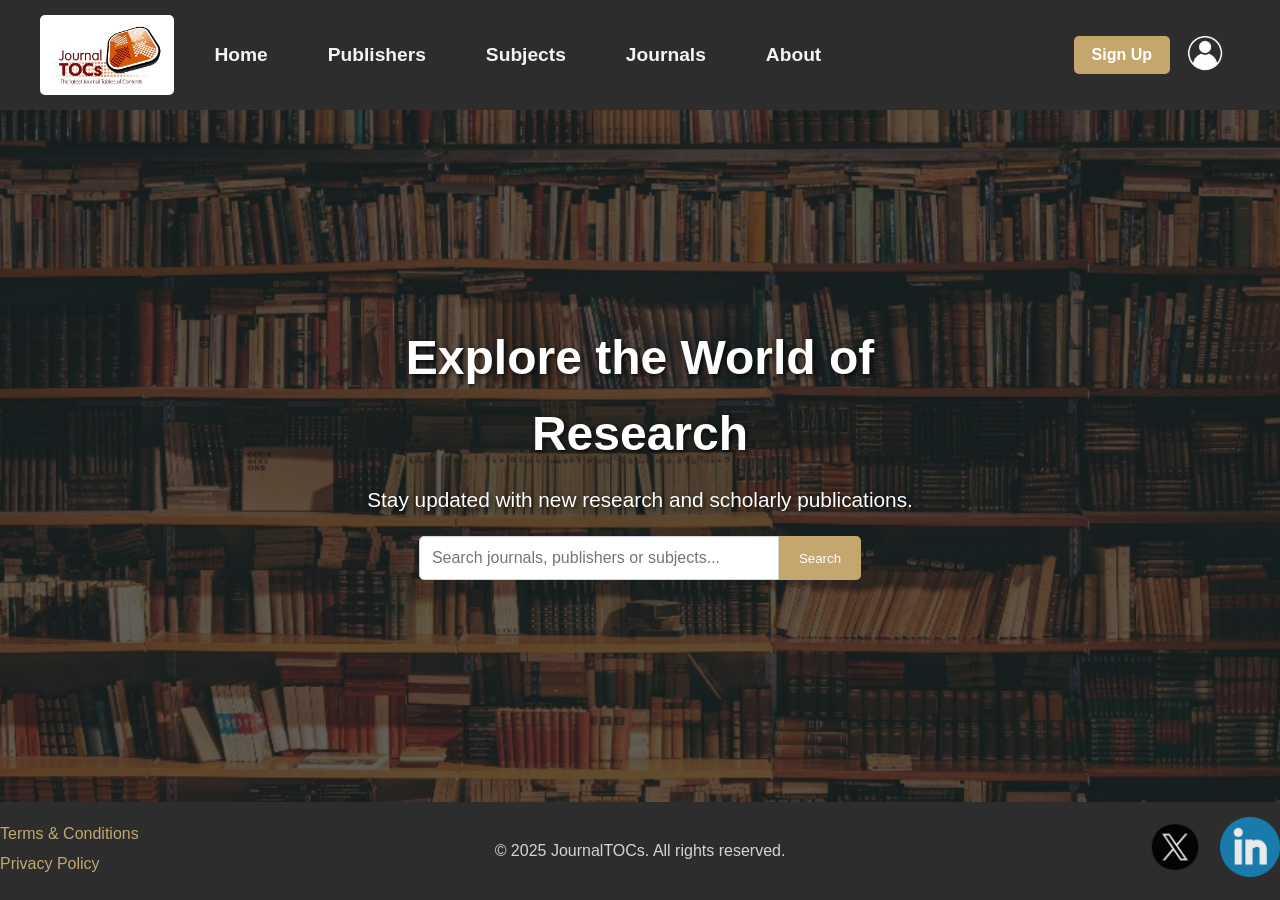
<file: index.html>
<!DOCTYPE html>
<html lang="en">
<head>
    <meta charset="UTF-8">
    <meta name="viewport" content="width=device-width, initial-scale=1.0">
    <title>JournalTOCs</title>

    <!-- Link to External CSS -->
   <link rel="stylesheet" href="style.css">

   <!-- Link to External JavaScript FIle (Ensures Interactive Features Work) -->
   <script src="script.js" defer></script>

</head>
<body>

    <!-- ====== Header Section ====== -->
<header>    
    <div class="nav-container">
        <!-- Logo linking to Home Page -->
        <img src="logo.png" alt="JournalTOCs Logo">
    
        <!-- Navigation Menu -->
        <nav> 
            <ul>
                <li><a href="index.html">Home</a></li>
                <li><a href="Publishers_p1.html">Publishers</a></li>
                <li><a href="Subjects_p1.html">Subjects</a></li>
                <li><a href="Journals_p1.html">Journals</a></li>
                <li><a href="about.html">About</a></li>
            </ul>
        </nav>
    </div>

        <!-- Authentication Buttons -->
        <div class="auth-buttons">
            <button class="signup-btn" onclick="window.location.href='signup.html'">Sign Up</button>
        </div>

        <!-- Profile icon (Clicking redirects to login page) -->
        <div>
            <div class="profile-icon">
            <img src="profile-icon.png" alt="Profile" onclick="window.location.href='login.html'" style="cursor:pointer;">
        </div>
</header>


    <!--- ====== Hero Section ===== --->
    <section class="hero">
        <div class="hero-content">
            <h1>Explore the World of Research</h1>
            <p>Stay updated with new research and scholarly publications.</p>

            <!-- Search Bar (Redirects to search.html with query) -->
            <form class="search-box" action="search.html" method="GET">
                <input type="text"  name="query "placeholder="Search journals, publishers or subjects..." name="search">
                <button class="search-btn" type="submit" >Search</button>
            </form>
        </div>
    </section>
     
<!-- Main Layout -->
<main id="content">
    
</main>

<!-- ===== Footer Section  ===== -->
    <footer>
        <div class="footer-container">
            <div class="footer-left">
                <a href="#">Terms & Conditions</a>
                <a href="#">Privacy Policy</a>
            </div>
        
            <div class="footer-right">
                <a href="#"><img src="twitter-icon.jpeg" alt="Twitter"></a> <!-- Fixed closing tag -->
                <a href="#"><img src="linkedin-icon.png" alt="LinkedIn"></a> <!-- Fixed closing tag -->
            </div>

            <div class="footer-center">
                <p>© 2025 JournalTOCs. 
                    All rights reserved.</p>
            </div>
        </div>
    </footer>
</body>
</html>
</file>
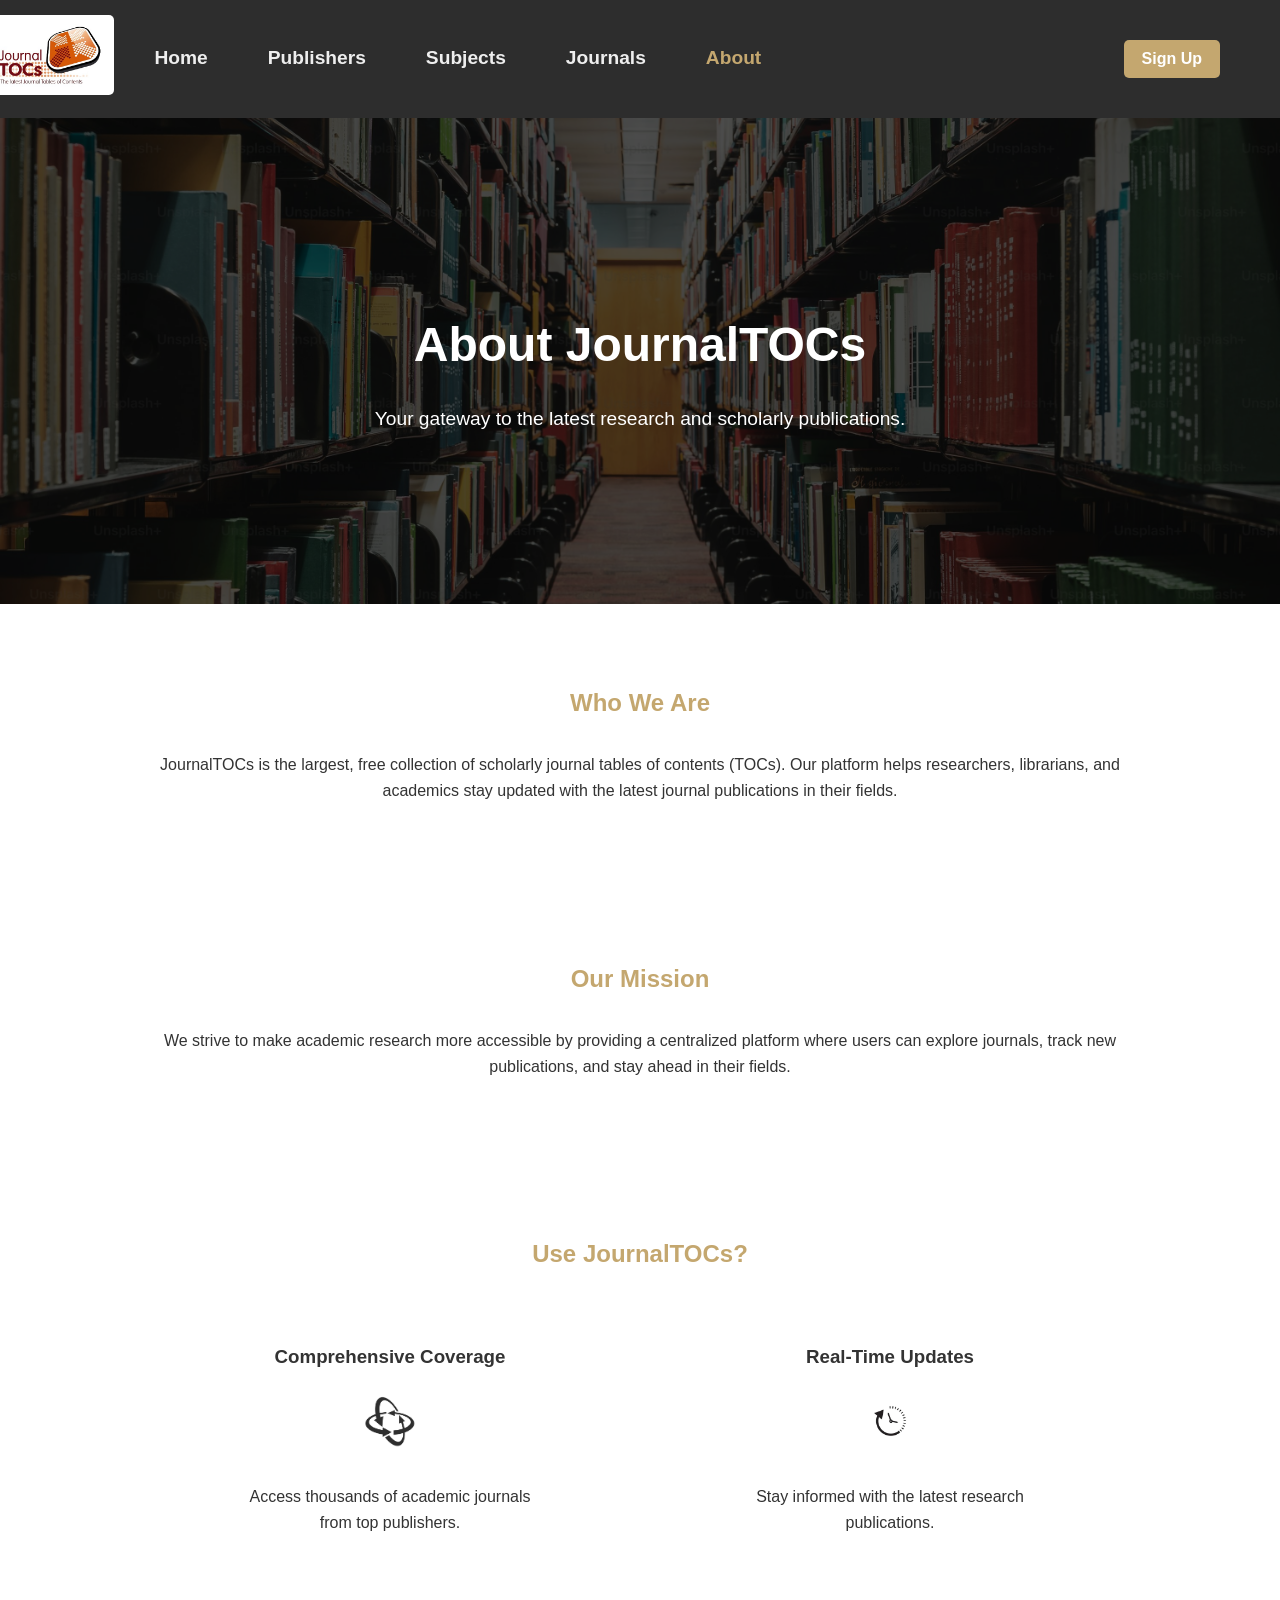
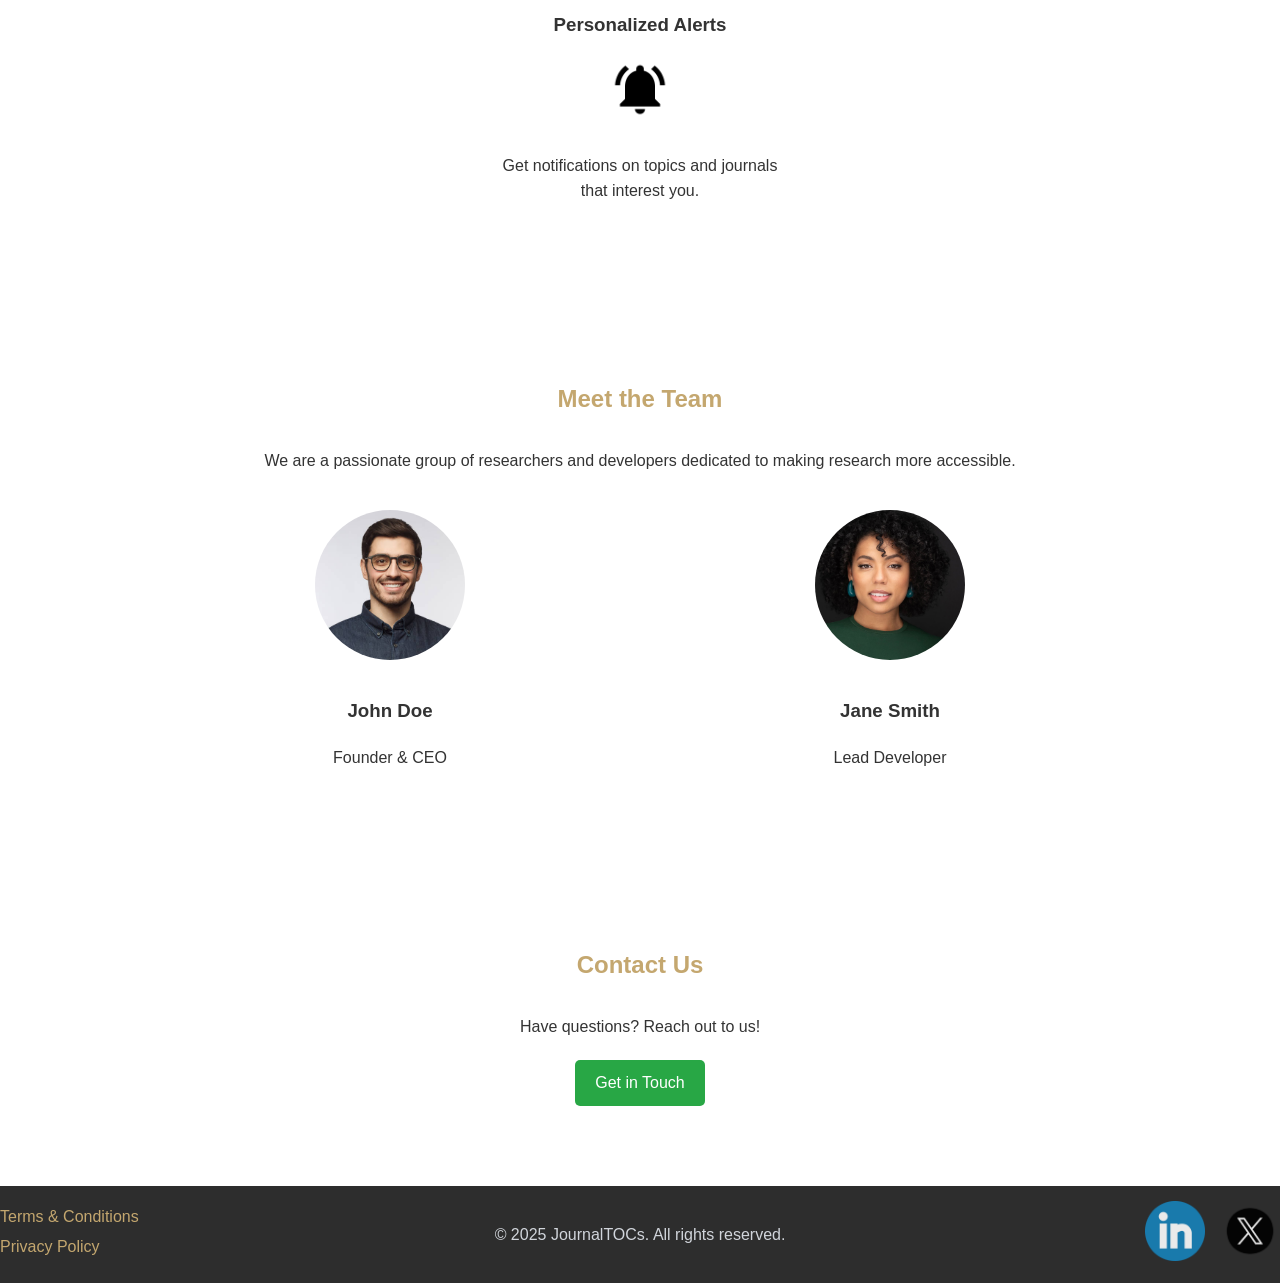
<file: about.html>
<!DOCTYPE html>
<html lang="en">
<head>
    <meta charset="UTF-8">
    <meta name="viewport" content="width=device-width, initial-scale=1.0">
    <title>About Us - JournalTOCs</title>
    <script src="script.js" defer></script>

    <!--START OF INTERNAL CSS-->
    <style>
        html {
            scroll-behavior: smooth;
        }
        body {
            font-family: sans-serif;
            margin: 0;
            padding: 0;
            line-height: 1.6;
            color: #333;
        }
        
        header {
            background-color: #2D2D2D; 
            padding: 15px 40px;
            justify-content: space-between;
            align-items: center;
        }
        
        nav {
            display: flex;
            justify-content: space-between;
            align-items: center;
            max-width: 1200px;
            margin: 0 auto;
            padding: 0 20px;
        }
        
        .logo img {
            height: 70px;
            width: auto;
            object-fit: contain;
            background-color: white;
            padding: 5px;
            border-radius: 5px;
            margin-right: 20px;
            margin-left: -80px;
        }
        
        .nav-links {
            list-style: none;
            display: flex;
            margin: 0;
            padding: 0;
        }
        
        .nav-links li {
            margin-left: 20px;
        }

        nav ul {
           list-style: none;
           display: flex;
           gap: 40px; }

        .nav-links a {
            text-decoration: none;
            color: #eee; 
            font-size: 1.2rem; 
            font-weight: bold;
            transition: color 0.3s ease;
        }
        
        .nav-links a:hover, .nav-links a.active {
            color: #C4A76F; 
        }
        
        .nav-buttons .btn {
            background-color: #C4A76F; 
            color: #222; 
            padding: 10px 20px;
            border-radius: 5px;
            text-decoration: none;
            font-weight: bold;
            transition: background-color 0.3s ease;
        }
        
        .nav-buttons .btn:hover {
            background-color: #e0ac00;
        }

        /* ====== Authentication Buttons ====== */
        .auth-buttons {
            display: flex;
            align-items: center;
            gap: 20px;
            margin-left: auto;
        }

        .signup-btn {
            padding: 10px 18px;
            font-size: 1rem;
            border-radius: 5px;
            text-decoration: none;
            font-weight: bold;
            transition: background 0.3s ease;
            display: flex;
            align-items: center;
            justify-content: center;
            background-color: #C4A76F; 
            color: white; 
            border: none;
            cursor: pointer;  
        }

        .signup-btn:hover {
            background-color: #7A6C5D; 
        }
        
        .hero {
            background-image: url('hero-imag2.jpeg'); 
            background-size: cover;
            background-position: center;
            text-align: center;
            padding: 150px 20px; 
            position: relative;
            color: white; 
        }
        
        .hero::before {
            content: '';
            position: absolute;
            top: 0;
            left: 0;
            width: 100%;
            height: 100%;
            background-color: rgba(0, 0, 0, 0.7); 
            z-index: 0;
        }
        
        .hero-content {
            position: relative;
            z-index: 1;
        }
        
        .hero-content h1 {
            font-size: 3em; 
            margin-bottom: 20px;
        }
        
        .hero-content p {
            font-size: 1.2em;
        }
        
        .about-us, .mission, .features, .team, .contact {
            padding: 60px 20px;
            max-width: 1200px;
            margin: 0 auto;
        }
        
        .about-us h2, .mission h2, .features h2, .team h2, .contact h2 {
            text-align: center;
            margin-bottom: 30px;
            color: #C4A76F; 
        }
        
        .container {
            max-width: 1000px;
            text-align: center;
            margin: 0 auto;
        }
        
        .feature-list {
            display: flex;
            justify-content: space-around;
            flex-wrap: wrap;
        }
        
        .feature-item {
            text-align: center;
            margin: 20px;
            max-width: 300px;
        }
        
        .feature-item img {
            height: 60px; 
            margin-bottom: 10px;
        }
        
        .team-grid {
            display: flex;
            justify-content: space-around;
            flex-wrap: wrap;
        }
        
        .team-member {
            text-align: center;
            margin: 20px;
            max-width: 200px;
        }
        
        .team-member img {
            width: 150px;
            height: 150px;
            border-radius: 50%;
            object-fit: cover;
            margin-bottom: 10px;
        }
        
        .contact .btn {
            display: block;
            width: fit-content;
            margin: 20px auto;
            background-color: #28a745;
            color: white;
            padding: 10px 20px;
            border-radius: 5px;
            text-decoration: none;
            transition: background-color 0.3s ease;
        }
        
        .contact .btn:hover {
            background-color: #218838;
        }
        /* Fade-in animation */
        @keyframes fadeIn {
            from {
                opacity: 0;
                transform: translateY(20px);
            }
            to {
                opacity: 1;
                transform: translateY(0);
            }
        }
        
        /* Slide-in animation for hero section */
        @keyframes slideIn {
            from {
                opacity: 0;
                transform: translateX(-50px);
            }
            to {
                opacity: 1;
                transform: translateX(0);
            }
        }
        
        /* Apply fade-in animation to sections */
        .about-us, .mission, .features, .team, .contact {
            animation: fadeIn 1s ease-in-out;
        }
        
        /* Apply slide-in effect to hero text */
        .hero-content h1 {
            animation: slideIn 1s ease-in-out;
        }
        
        .hero-content p {
            animation: slideIn 1.2s ease-in-out;
        }
        
        /* Hover effect for nav links */
        .nav-links a {
            transition: color 0.3s ease, transform 0.2s ease;
        }
        
        .nav-links a:hover {
            transform: scale(1.1);
        }
        
        /* Button hover animation */
        .signup-btn, .nav-buttons .btn, .contact .btn {
            transition: transform 0.3s ease, background-color 0.3s ease;
        }
        
        .signup-btn:hover, .nav-buttons .btn:hover, .contact .btn:hover {
            transform: scale(1.05);
        }
        
        /* Feature item hover effect */
        .feature-item {
            transition: transform 0.3s ease, box-shadow 0.3s ease;
        }
        
        .feature-item:hover {
            transform: scale(1.05);
            box-shadow: 0px 4px 10px rgba(0, 0, 0, 0.2);
        }
        
        /* Team member hover effect */
        .team-member {
            transition: transform 0.3s ease, box-shadow 0.3s ease;
        }
        
        .team-member:hover {
            transform: scale(1.1);
            box-shadow: 0px 4px 10px rgba(0, 0, 0, 0.2);
        }
    
        /* ====== Footer (Full Width & Structured Layout) ====== */
footer {
    background-color: #2D2D2D; 
    color: #D1D5DB; 
    padding: 15px 0;
    width: 100%; 
    bottom: 0;
    left: 0;
    font-size: 1rem;
    display: flex;
    justify-content: space-between;
    align-items: center;
    
}

/* Footer container layout */
.footer-container {
    display: flex;
    justify-content: space-between;
    align-items: center;
    max-width: 1300px; 
    margin: 0 auto;
    width: 100%;
}

/* Left-aligned Terms & Privacy */
.footer-left {
    text-align: left;
    display: flex;
    flex-direction: column;
}

/* Terms and Privacy Policy */
.footer-left a {
    color: #C4A76F; 
    text-decoration: none;
    font-size: 1rem;
    margin-bottom: 5px;
}

.footer-left a:hover {
    text-decoration: underline;
}

/* Centered Copyright */
.footer-center {
    text-align: center;
    flex-grow: 1; 
    font-size: 1.0rem;
    position: absolute;
    left: 50%;
    transform: translateX(-50%);
}

/* Right-aligned Social Media Icons */
.footer-right {
    margin-left: auto; 
    display: flex;
    justify-content: flex-end;
    align-items: center;
    gap: 15px;
}

/* Bigger Social Media Icons */
/* Social media icon hover effect*/
.footer-right a img {
    width: 60px;  
    height: 60px;
    opacity: 0.9;
    transition: transform 0.3s ease, opacity 0.3s ease;
}

.footer-right a img:hover {
    transform: scale(1.1);
    opacity: 1;
}

/* Responsive Design for Smaller Screens */
@media (max-width: 768px) {
    .footer-container {
        flex-direction: column;
        text-align: center;
    }

    .footer-left {
        align-items: center;
    }

    .footer-left a {
        margin-bottom: 3px;
    }

    .footer-center {
        order: -1; 
        position: static;
        transform: none;
        padding-bottom: 10px;
    }

    .footer-right {
        padding-top: 10px;
        justify-content: center; 
        margin-left: 0;
    
    }
}
    </style>
<!--END OF INTERNAL CSS-->

</head>

<body>

    <!-- ====== Navigation Bar ====== -->
    <header>
        <nav>
            <div class="logo">
                <a href="index.html"><img src="logo.png" alt="JournalTOCs Logo"></a>
            </div>
            <ul class="nav-links">
                <li><a href="index.html">Home</a></li>
                <li><a href="Publishers_p1.html">Publishers</a></li>
                <li><a href="Subjects_p1.html">Subjects</a></li>
                <li><a href="Journals_p1.html">Journals</a></li>
                <li><a href="about.html" class="active">About</a></li>
            </ul>
            <div class="auth-buttons">
                <button class="signup-btn" onclick="window.location.href='signup.html'">Sign Up</button>
            </div>
    
        </nav>
    </header>

    <!-- ====== Hero Section ====== -->
    <section class="hero">
        <div class="hero-content">
            <h1><strong>About JournalTOCs</strong></h1>
            <p>Your gateway to the latest research and scholarly publications.</p>
        </div>
    </section>

    <!-- ====== About Us Section ====== -->
    <section class="about-us">
        <div class="container">
            <h2><strong>Who We Are</strong></h2>
            <p>JournalTOCs is the largest, free collection of scholarly journal tables of contents (TOCs). Our platform helps researchers, librarians, and academics stay updated with the latest journal publications in their fields.</p>
        </div>
    </section>

    <!-- ====== Our Mission Section ====== -->
    <section class="mission">
        <div class="container">
            <h2><strong>Our Mission</strong></h2>
            <p>We strive to make academic research more accessible by providing a centralized platform where users can explore journals, track new publications, and stay ahead in their fields.</p>
        </div>
    </section>

    <!-- ====== Features & Benefits ====== -->
    <section class="features">
        <div class="container">
            <h2><strong>Use JournalTOCs?</strong></h2>
            <div class="feature-list">
                <div class="feature-item">
                    <h3>Comprehensive Coverage</h3>
                    <img src="comprehensive-coverageicon.jpg" alt="Comprehesnive Coverage">
                    <p>Access thousands of academic journals from top publishers.</p>
                </div>
                <div class="feature-item">
                    <h3>Real-Time Updates</h3>
                    <img src="real-timeupdates_icon.jpg" alt="Real-Time Updates">
                    <p>Stay informed with the latest research publications.</p>
                </div>
                <div class="feature-item">
                    <h3>Personalized Alerts</h3>
                    <img src="personalised-alerts-icon.jpg" alt="Personalised alerts">
                    <p>Get notifications on topics and journals that interest you.</p>
                </div>
            </div>
        </div>
    </section>

    <!-- ====== Team Section  ====== -->
    <section class="team">
        <div class="container">
            <h2><strong>Meet the Team</strong></h2>
            <p>We are a passionate group of researchers and developers dedicated to making research more accessible.</p>
            <div class="team-grid">
                <div class="team-member">
                    <img src="johndoe.jpg" alt="Team Member">
                    <h3>John Doe</h3>
                    <p>Founder & CEO</p>
                </div>
                <div class="team-member">
                    <img src="janesmith.jpg" alt="Team Member">
                    <h3>Jane Smith</h3>
                    <p>Lead Developer</p>
                </div>
            </div>
        </div>
    </section>

    <!-- ====== Contact Section ====== -->
    <section class="contact">
        <div class="container">
            <h2>Contact Us</h2>
            <p>Have questions? Reach out to us!</p>
            <a href="contact.html" class="btn">Get in Touch</a>
        </div>
    </section>

    <!-- ====== Footer ====== -->
    <footer>
        <div class="footer-container">
            <div class="footer-left">
                <a href="terms.html">Terms & Conditions</a>
                <a href="privacy.html">Privacy Policy</a>
            </div>
            <div class="footer-center">
                &copy; 2025 JournalTOCs. All rights reserved.
            </div>
            <div class="footer-right">
                <a href="#"><img src="linkedin-icon.png" alt="LinkedIn"></a>
                <a href="#"><img src="twitter-icon.jpeg" alt="Twitter"></a>
            </div>
        </div>
    </footer>

</body>
</html>
</file>
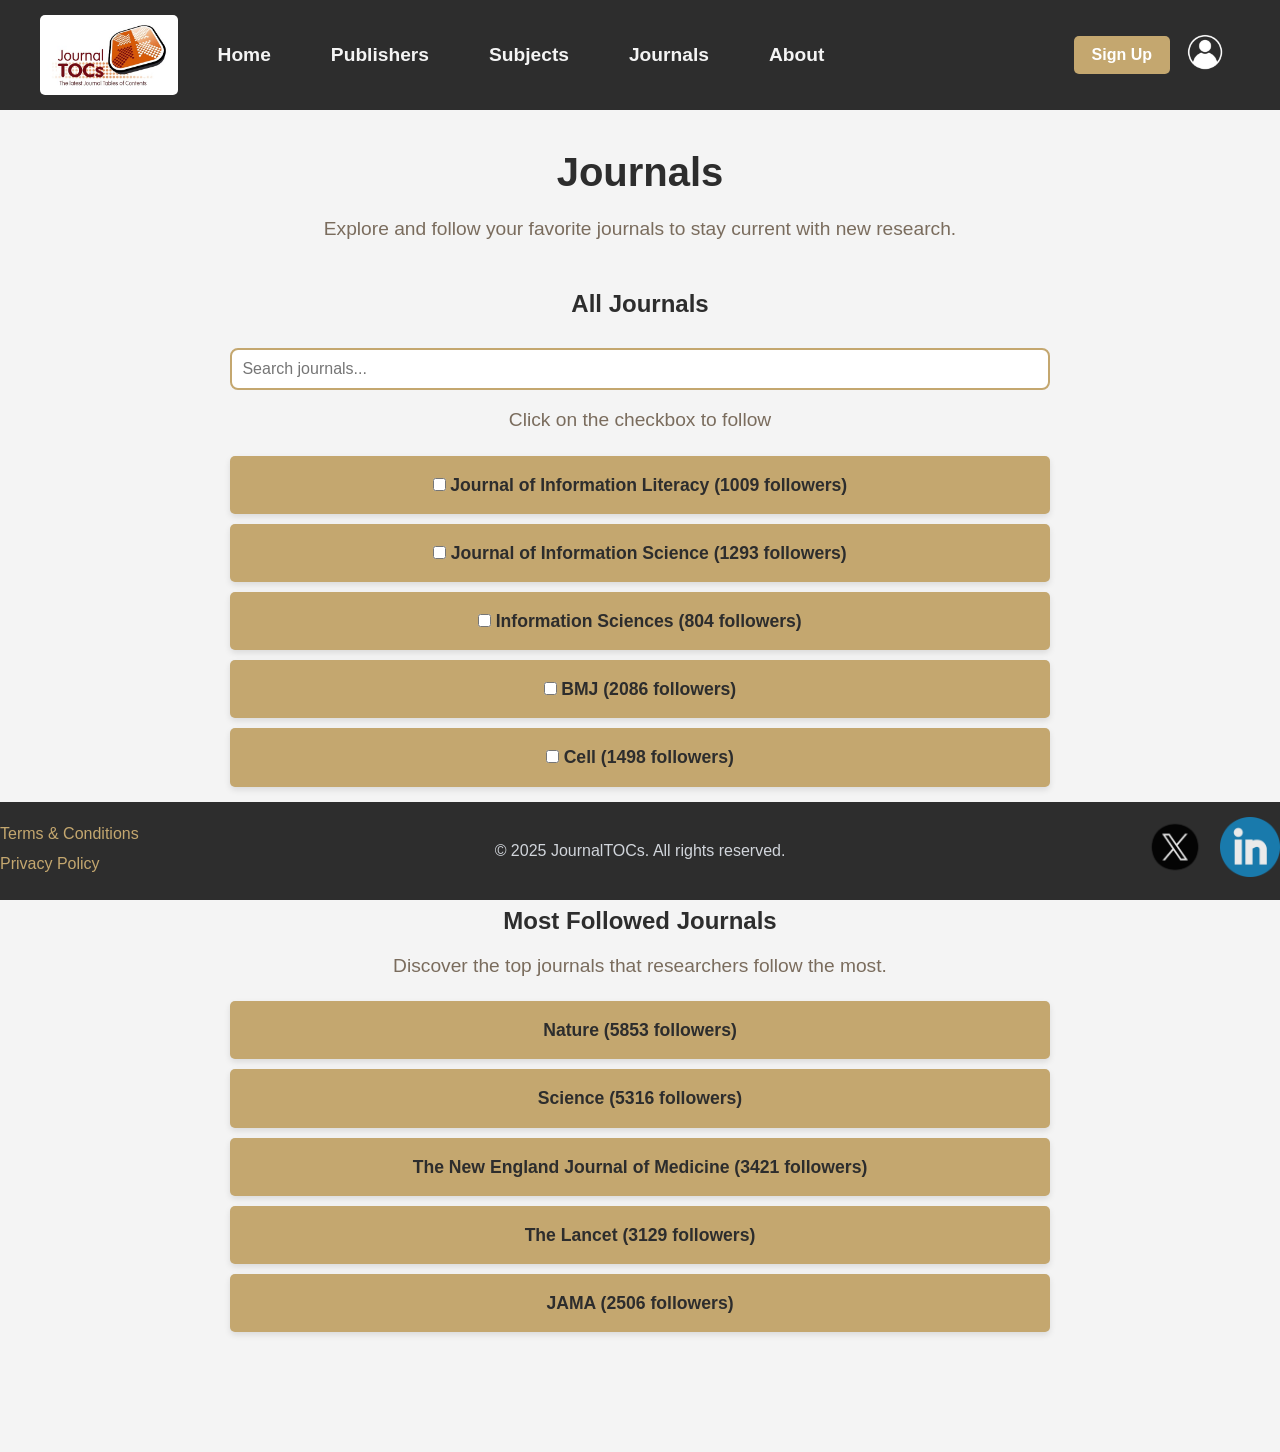
<file: Journals_p1.html>
<!DOCTYPE html>
<html lang="en">
<head>
  <meta charset="UTF-8" />
  <title>Journals</title>
  <script src="script.js" defer></script>
  <!--START OF INTERNAL CSS-->
  <style>
    * {
    margin: 0;
    padding: 0;
    box-sizing: border-box;
    font-family: 'Poppins', sans-serif;
}
html, body {
    height: 100%;
    margin: 0;
    padding: 0;
    display: flex;
    flex-direction: column; }
body {
    background-color: #F4F4F4; 
    color: #333333; 
    line-height: 1.6;
    height: 100vh;
    display: flex;
    flex-direction: column;
    min-height: 100vh;
}

/* ====== Header (Same as Homepage) ====== */
header {
    background-color: #2D2D2D; 
    padding: 15px 40px;
    display: flex;
    justify-content: space-between;
    color: white;
    position: fixed;
    width: 100%;
    top: 0;
    z-index: 1000;
    
}
.container {
    display: flex;
    align-items: center;
    height: 100%;}

.nav-container {
    display: flex;
    align-items: center;
    flex-grow: 1;
}

.logo{
    height: 80px;  
    width: auto;
    object-fit: contain;
    background-color: white;
    padding: 3px;
    border-radius: 5px;
}

nav {
    margin-left: 20px;
}

nav ul {
    list-style: none;
    display: flex;
    gap: 20px;
    margin: 0;
    padding: 0;
}
nav ul li {
    margin: 0 20px;
}
nav ul li a {
    text-decoration: none;
    color: #F4F4F4;
    font-size: 1.2rem;
    font-weight: bold;
    transition: color 0.3s ease;
}

nav ul li a:hover {
    color: #C4A76F; 
}
/* ====== Authentication Buttons ====== */
.auth-buttons {
            display: flex;
            align-items: center;
            gap: 20px;
            margin-left: auto;
        }

        .signup-btn {
            padding: 10px 18px;
            font-size: 1rem;
            border-radius: 5px;
            text-decoration: none;
            font-weight: bold;
            transition: background 0.3s ease;
            display: flex;
            align-items: center;
            justify-content: center;
            background-color: #C4A76F; 
            color: white; 
            border: none;
            cursor: pointer;  
        }

        .signup-btn:hover {
            background-color: #7A6C5D; 
        }


/* Profile Icon */
.profile-icon img {
    width: 40px !important;
    height: 40px !important;
    object-fit: cover !important;
    max-height: 100% !important;
    margin: 15px !important;
    padding: 0 !important;
}
/* ====== Search Bar ====== */
input[type="search"] {
    width: 80%; 
    padding: 10px; 
    font-size: 1rem; 
    border: 2px solid #C4A76F; 
    border-radius: 8px; 
    margin-top: 15px;
    margin-bottom: 15px;
}
/* ====== Main Content (Scrollable) ====== */
.content {
    flex: 1;
    overflow-y: auto; 
    padding-bottom: 100px;
}

/* ====== Publishers Section ====== */
.journals {
    text-align: center;
    margin: 40px auto;
    width: 80%;
}

.journals  h1{
    color: #2D2D2D; 
    font-size: 2.5rem;
    margin-bottom: 10px;
} 
.journals h2 {
    color: #2D2D2D; 
    font-size: 1.5rem;
    margin-bottom: 10px;
}

.journals  p {
    font-size: 1.2rem;
    color: #7a6c5d;;
}

/* ====== Publishers List ====== */
.journals  ul {
    list-style: none;
    padding: 0;
    margin: 20px auto;
    width: 80%;
}

.journals  ul li {
    background-color : #C4A76F;
    padding: 15px;
    margin: 10px 0;
    border-radius: 5px;
    box-shadow: 0 3px 6px rgba(0, 0, 0, 0.1);
    transition: transform 0.2s ease-in-out;
}

.journals  ul li:hover {
    transform: translateY(-3px);
}

.journals  ul li a {
    text-decoration: none;
    font-size: 1.1rem;
    color: #2D2D2D;
    font-weight: bold;
}

.journals ul li a:hover {
    color: white; 
    text-decoration: underline;
}

/* ====== Pagination Navigation ====== */
.pages {
    text-align: center;
    margin: 20px 0;
}

.pages a {
    text-decoration: none;
    padding: 10px 15px;
    margin: 5px;
    color: white;
    background-color: #2D2D2D; 
    border-radius: 5px;
    display: inline-block;
    font-weight: bold;
}

.pages a:hover {
    background-color: #C4A76F; 
}

main {
    flex: 1; 
    padding-bottom: 80px; 
}

/* ====== Footer (Same as Homepage) ====== */
footer {
    background-color: #2D2D2D; 
    color: #D1D5DB; 
    padding: 15px 0;
    width: 100%;
    position: fixed; 
    bottom: 0;
    left: 0;
    font-size: 1rem;
    display: flex;
    justify-content: space-between;
    align-items: center;
    
}

/* Footer container layout */
.footer-container {
    display: flex;
    justify-content: space-between;
    align-items: center;
    max-width: 1300px; 
    margin: 0 auto;
    width: 100%;
}

/* Left-aligned Terms & Privacy */
.footer-left {
    text-align: left;
    display: flex;
    flex-direction: column;
}

/* Terms and Privacy Policy */
.footer-left a {
    color: #C4A76F; 
    text-decoration: none;
    font-size: 1rem;
    margin-bottom: 5px;
}

.footer-left a:hover {
    text-decoration: underline;
}

/* Centered Copyright */
.footer-center {
    text-align: center;
    flex-grow: 1; 
    font-size: 1.0rem;
    position: absolute;
    left: 50%;
    transform: translateX(-50%);
}

/* Right-aligned Social Media Icons */
.footer-right {
    margin-left: auto; 
    display: flex;
    justify-content: flex-end;
    align-items: center;
    gap: 15px;
}

/* Bigger Social Media Icons */
.footer-right a img {
    width: 60px;  
    height: 60px;
    opacity: 0.9;
    transition: opacity 0.3s ease;
}

.footer-right a img:hover {
    opacity: 1;
}

/* Responsive Design for Smaller Screens */
@media (max-width: 768px) {
    .footer-container {
        flex-direction: column;
        text-align: center;
    }

    .footer-left {
        align-items: center;
    }

    .footer-left a {
        margin-bottom: 3px;
    }

    .footer-center {
        order: -1; 
        position: static;
        transform: none;
        padding-bottom: 10px;
    }

    .footer-right {
        padding-top: 10px;
        justify-content: center; 
        margin-left: 0;
    }
}
  </style>
   <!--END OF INTERNAL CSS-->
</head>

<body>
  <!-- Header -->
  <header class="header">
    <div class="container">
      <!-- Site Logo -->
      <img src="logo.png" alt="JournalTOCs Logo" class="logo">  
      
      <!-- Navigation bar -->
      <nav class="nav">
        <ul>
          <li><a href="index.html">Home</a></li>
          <li><a href="Publishers_p1.html">Publishers</a></li>
          <li><a href="Subjects_p1.html">Subjects</a></li>
          <li><a href="Journals_p1.html">Journals</a></li>
          <li><a href="about.html">About</a></li>
        </ul>
      </nav>
    </div>

    <div class="auth-buttons">
      <button class="signup-btn" onclick="window.location.href='signup.html'">Sign Up</button>
  </div>

  <div>
      <div class="profile-icon">
      <img src="profile-icon.png" alt="Profile" onclick="window.location.href='login.html'" style="cursor:pointer;">
  </div>
  
  </header>

  <div class="content"></div>
  
  <!-- Main Content -->
  <main>
    <section class="journals">
      <h1>Journals</h1>
      <p>Explore and follow your favorite journals to stay current with new research.</p>
    </section>
    
    <section class="journals">
      <h2>All Journals</h2>
      
      <!-- Search Input for filtering, made it functional using the javascript code at the bottom of the file -->
      <input 
      type="search" 
      id="journalSearch" 
      placeholder="Search journals..." 
      aria-label="Search journals by name"
      />
    
      <p>Click on the checkbox to follow</p>
      <ul id="journalList">
        <!-- journals with follow checkboxes, and follower counts -->
        <li>
          <label>
            <input type="checkbox" />
            <a href="#">Journal of Information Literacy (1009 followers)</a>
          </label>
        </li>
        <li>
          <label>
            <input type="checkbox" />
            <a href="#">Journal of Information Science (1293 followers)</a>
          </label>
        </li>
        <li>
          <label>
            <input type="checkbox" />
            <a href="#">Information Sciences (804 followers)</a>
          </label>
        </li>
        <li>
          <label>
            <input type="checkbox" />
            <a href="#">BMJ (2086 followers)</a>
          </label>
        </li>
        <li>
          <label>
            <input type="checkbox" />
            <a href="#">Cell (1498 followers)</a>
          </label>
        </li>
      </ul>
      
      <nav class="pages">
        <a href="Journals_p1.html">Page 1</a>
        <a href="#">Page 2</a>
        <a href="#">Page 3...</a>
      </nav>
    </section>
    
    <section class="most followed journals">
      <h2>Most Followed Journals</h2>
      <p>Discover the top journals that researchers follow the most.</p>
      <ul>
        <li><a href="#">Nature (5853 followers)</a></li>
        <li><a href="#">Science (5316 followers)</a></li>
        <li><a href="#">The New England Journal of Medicine (3421 followers)</a></li>
        <li><a href="#">The Lancet (3129 followers)</a></li>
        <li><a href="#">JAMA (2506 followers)</a></li>
      </ul>
    </section>
  </main>

</div>

  <footer>
    <div class="footer-container">
        <div class="footer-left">
            <a href="#">Terms & Conditions</a>
            <a href="#">Privacy Policy</a>
        </div>
       
        <div class="footer-right">
            <a href="#"><img src="twitter-icon.jpeg" alt="Twitter"></a> 
            <a href="#"><img src="linkedin-icon.png" alt="LinkedIn"></a> 
        </div>
  
        <div class="footer-center">
            <p>© 2025 JournalTOCs. All rights reserved.</p>
        </div>

  <!-- JavaScript for Search -->
  <script>
    //Get references to the elements on the page
    const searchInput = document.getElementById('journalSearch');
    const journalList = document.getElementById('journalList');
    const listItems = journalList.getElementsByTagName('li');

    searchInput.addEventListener('keyup', () => {
      const filter = searchInput.value.toUpperCase();
      
      //Loop through all <li> elements in the list:
      for (let i = 0; i < listItems.length; i++) {
        const textValue = listItems[i].textContent || listItems[i].innerText; // textContent/innerText gives us the text inside each <li>
        
          //check if the user's typed text (filter) is found
          if (textValue.toUpperCase().indexOf(filter) > -1) {
          listItems[i].style.display = ''; //display if text match
        } else {
          listItems[i].style.display = 'none'; //hide if text does not match
        }
      }
    });
  </script>
  
</body>
</html>
</file>
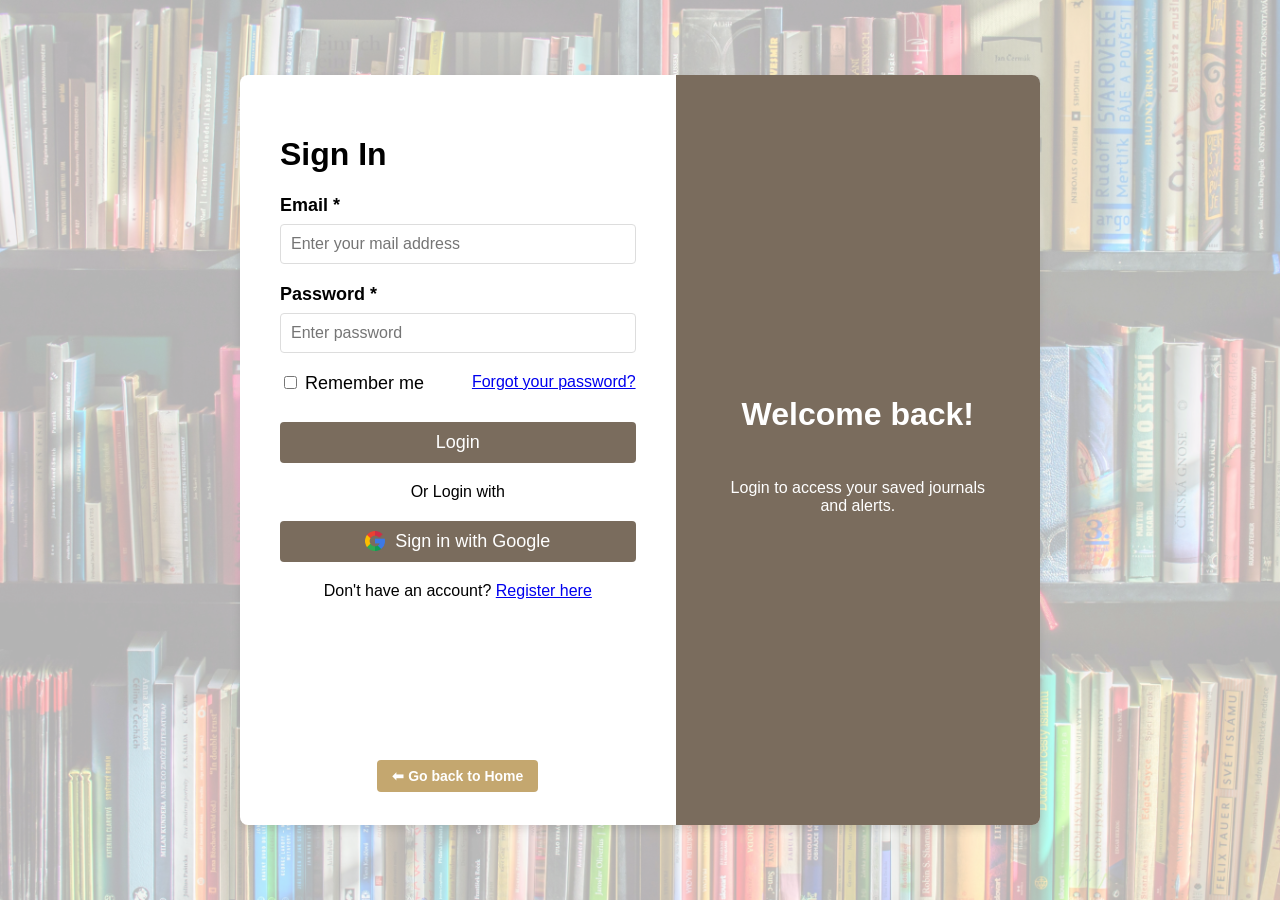
<file: login.html>
<!DOCTYPE html>
<html lang="en">
<head>
    <meta charset="UTF-8">
    <meta name="viewport" content="width=device-width, initial-scale=1.0">
    <title>Login Page</title>
    <script src="script.js" defer></script>
    <!--START OF INTERNAL CSS-->
    <style>
        body {
            font-family: sans-serif;
            margin: 0;
            display: flex;
            justify-content: center;
            align-items: center;
            min-height: 100vh;
            background-image: url('background-image.jpg'); /* Replace with your image path */
            background-size: cover;
            background-position: center;
            background-repeat: no-repeat;
        }

        body::before {
            content: "";
            position: absolute;
            top: 0;
            left: 0;
            width: 100%;
            height: 100%;
            background-color: rgba(255, 255, 255, 0.7); /* Adjust opacity as needed */
            z-index: -1;
        }

        .login-container {
            background-color: white;
            border-radius: 8px;
            box-shadow: 0 4px 8px rgba(0, 0, 0, 0.1);
            display: flex;
            width: 800px; /* Adjust as needed */
            max-width: 90%;
            height: 750px; ;
        }

        .login-form {
            padding: 40px;
            width: 50%;
        }

        .login-form h2 {
            margin-top: 0;
            margin-bottom: 20px;
            font-size: 28px;
        }

        .login-form p {
            margin-bottom: 30px;
            font-size: 14px;
            color: #666;
        }

        .login-form label {
            display: block;
            margin-bottom: 8px;
            font-weight: bold;
            font-size: 18px;
        }

        .login-form input[type="email"],
        .login-form input[type="password"] {
            width: calc(100% - 22px);
            padding: 10px;
            margin-bottom: 20px;
            border: 1px solid #ddd;
            border-radius: 4px;
            font-size: 16px;
        }

        .login-form .remember-forgot {
            display: flex;
            justify-content: space-between;
            margin-bottom: 20px;
        }

        .login-form .remember-forgot label {
            font-weight: normal;
        }

        .login-form button {
            background-color: #7A6C5D; 
            color: white;
            padding: 10px 20px;
            border: none;
            border-radius: 4px;
            cursor: pointer;
            width: 100%;
            margin-bottom: 20px;
            font-size: 18px; 
        }
        .login-form button:hover {
    background-color:#C4A76F ; }

        .login-form .or-login {
            text-align: center;
            margin-bottom: 20px;
        }

        .google-login {
            background-color: white;
            border: 1px solid #ddd;
            padding: 10px 20px;
            border-radius: 4px;
            cursor: pointer;
            width: 100%;
            display: flex;
            align-items: center;
            justify-content: center;
            margin-bottom: 20px;
        }
        .google-login:hover {
    background-color:#C4A76F ; 
}
         .google-login img {
            margin-right: 10px;
            height: 20px;
        }

        .login-form .register-link {
            text-align: center;
            font-size: 16px;
        }
.go-back-home {
    text-align: center;
    margin-top: 160px; /* Spacing after the form */
}

.go-back-home a {
    display: inline-block;
    text-decoration: none;
    background-color: #C4A76F; /* Match your theme color */
    color: white;
    padding: 8px 15px;
    border-radius: 4px;
    font-size: 14px;
    font-weight: bold;
    transition: background 0.3s ease;
}

.go-back-home a:hover {
    background-color: #7A6C5D; /* Darker shade on hover */
}
        .design-section {
            width: 50%;
            background-color: #7A6C5D; 
            border-radius: 0 8px 8px 0;
            padding: 40px;
            box-sizing: border-box;
            color: white;
            display: flex;
            flex-direction: column;
            align-items: center;
            justify-content: center;
            text-align: center; /* Centers the text */          
}
.design-section h2 {
    font-size: 2em;
    margin-bottom: 30px;
    color: white;
  }

        /* Add your design elements here using absolute positioning, shapes, etc. */
        .design-section::before, .design-section::after {
            content: '';
            position: absolute;
            /* Add your shapes and styling here */
        }
    </style>
<!--END OF INTERNAL CSS-->

</head>
<body>

    <div class="login-container">

        <div class="login-form">
            <h1>Sign In</h1>

            <form>
                <label for="email">Email *</label>
                <input type="email" id="email" name="email" placeholder="Enter your mail address">

                <label for="password">Password *</label>
                <input type="password" id="password" name="password" placeholder="Enter password">

                <div class="remember-forgot">
                    <label><input type="checkbox" name="remember"> Remember me</label>
                    <a href="#">Forgot your password?</a>
                </div>

                <button type="submit">Login</button>

                <div class="or-login">Or Login with</div>

                <button class="google-login">
                    <img src="google-logo.png" alt="Google Logo">
                    <span>Sign in with Google</span>
                </button>

                <div class="register-link">Don't have an account? <a href="signup.html">Register here</a></div>
                <div class="go-back-home">
                    <a href="index.html">⬅ Go back to Home</a>
                </div>
                
            </form>
        </div>
        <div class="design-section">
            <h2>Welcome back!</h2>
            <p>Login to access your saved journals and alerts.</p>
        </div>
    </div>
</body>
</html>
</file>
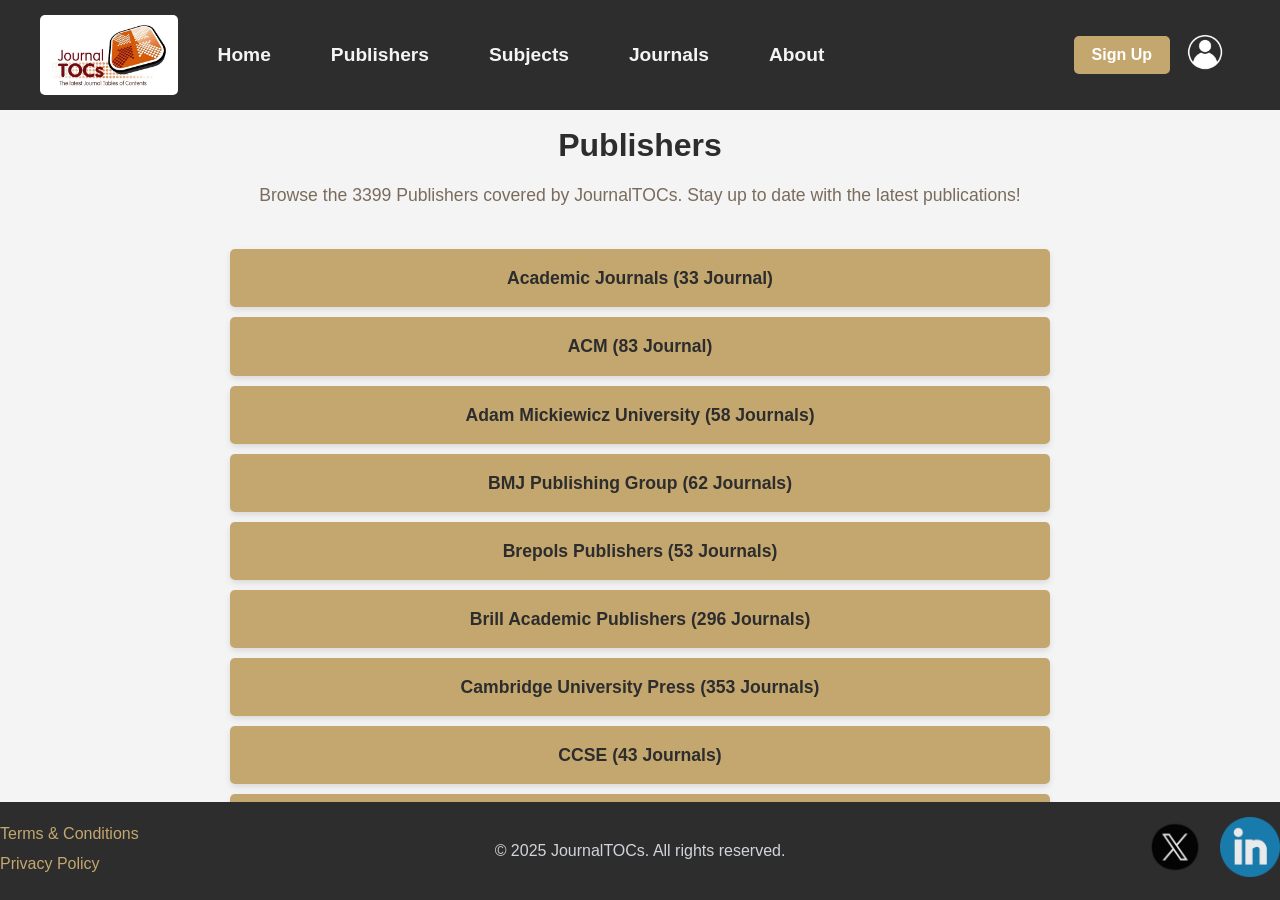
<file: Publishers_p1.html>
<!DOCTYPE html>
<html lang="en">
<head>
  <meta charset="UTF-8" />
  <title>Publishers</title>
<script src="script.js" defer></script>
<!--START OF INTERNAL CSS-->
  <style>
*{
    margin: 0;
    padding: 0;
    box-sizing: border-box;
    font-family: 'Poppins', sans-serif;
}
html, body {
    height: 100%;
    margin: 0;
    padding: 0;
    display: flex;
    flex-direction: column; }
body {
    background-color: #F4F4F4; 
    color: #333333; 
    line-height: 1.6;
    height: 100vh;
    display: flex;
    flex-direction: column;
}

/* ====== Header (Same as Homepage) ====== */
header {
    background-color: #2D2D2D; 
    padding: 15px 40px;
    display: flex;
    justify-content: space-between;
    color: white;
    position: fixed;
    width: 100%;
    top: 0;
    z-index: 1000;
   
}
.container {
    display: flex;
    align-items: center;
    height: 100%;}

.nav-container {
    display: flex;
    align-items: center;
    flex-grow: 1;
}

.logo{
    height: 80px;  
    width: auto;
    object-fit: contain;
    background-color: white;
    padding: 3px;
    border-radius: 5px;
}

nav {
    margin-left: 20px;
}

nav ul {
    list-style: none;
    display: flex;
    gap: 20px;
    margin: 0;
    padding: 0;
}
nav ul li {
    margin: 0 20px;
}
nav ul li a {
    text-decoration: none;
    color: #F4F4F4;
    font-size: 1.2rem;
    font-weight: bold;
    transition: color 0.3s ease;
}

nav ul li a:hover {
    color: #C4A76F; 
}
/* ====== Authentication Buttons ====== */
.auth-buttons {
            display: flex;
            align-items: center;
            gap: 20px;
            margin-left: auto;
        }

        .signup-btn {
            padding: 10px 18px;
            font-size: 1rem;
            border-radius: 5px;
            text-decoration: none;
            font-weight: bold;
            transition: background 0.3s ease;
            display: flex;
            align-items: center;
            justify-content: center;
            background-color: #C4A76F; 
            color: white; 
            border: none;
            cursor: pointer;  
        }

        .signup-btn:hover {
            background-color: #7A6C5D; 
        }


/* Profile Icon */
.profile-icon img {
    width: 40px !important;
    height: 40px !important;
    object-fit: cover !important;
    max-height: 100% !important;
    margin: 15px !important;
    padding: 0 !important;
}
/* ====== Main Content (Scrollable) ====== */
.content {
    flex: 1;
    overflow-y: auto; 
    padding-top: 80px;
    padding-bottom: 80px;
    min-height: calc(100vh - 80px)
}

/* ====== Publishers Section ====== */
.publishers {
    text-align: center;
    margin: 40px auto;
    width: 80%;
}

.publishers h1, .publishers h2 {
    color: #2D2D2D; 
    font-size: 2rem;
    margin-bottom: 10px;
}

.publishers p {
    font-size: 1.1rem;
    color: #7a6c5d;;
}

/* ====== Publishers List ====== */
.publishers ul {
    list-style: none;
    padding: 0;
    margin: 20px auto;
    width: 80%;
}

.publishers ul li {
    background-color : #C4A76F;
    padding: 15px;
    margin: 10px 0;
    border-radius: 5px;
    box-shadow: 0 3px 6px rgba(0, 0, 0, 0.1);
    transition: transform 0.2s ease-in-out;
}

.publishers ul li:hover {
    transform: translateY(-3px);
}

.publishers ul li a {
    text-decoration: none;
    font-size: 1.1rem;
    color: #2D2D2D;
    font-weight: bold;
}

.publishers ul li a:hover {
    color: white; 
    text-decoration: underline;
}

/* ====== Pagination Navigation ====== */
.pages {
    text-align: center;
    margin: 20px 0;
}

.pages a {
    text-decoration: none;
    padding: 10px 15px;
    margin: 5px;
    color: white;
    background-color: #2D2D2D; 
    border-radius: 5px;
    display: inline-block;
    font-weight: bold;
}

.pages a:hover {
    background-color: #C4A76F; 
}

/* ====== Footer (Same as Homepage) ====== */
footer {
    background-color: #2D2D2D; 
    color: #D1D5DB; 
    padding: 15px 0;
    width: 100%; 
    position: fixed;
    bottom: 0;
    left: 0;
    font-size: 1rem;
    display: flex;
    justify-content: space-between;
    align-items: center;
    
}

/* Footer container layout */
.footer-container {
    display: flex;
    justify-content: space-between;
    align-items: center;
    max-width: 1300px; 
    margin: 0 auto;
    width: 100%;
}

/* Left-aligned Terms & Privacy */
.footer-left {
    text-align: left;
    display: flex;
    flex-direction: column;
}

/* Terms and Privacy Policy */
.footer-left a {
    color: #C4A76F; 
    text-decoration: none;
    font-size: 1rem;
    margin-bottom: 5px;
}

.footer-left a:hover {
    text-decoration: underline;
}

/* Centered Copyright */
.footer-center {
    text-align: center;
    flex-grow: 1; 
    font-size: 1.0rem;
    position: absolute;
    left: 50%;
    transform: translateX(-50%);
}

/* Right-aligned Social Media Icons */
.footer-right {
    margin-left: auto; 
    display: flex;
    justify-content: flex-end;
    align-items: center;
    gap: 15px;
}

/* Bigger Social Media Icons */
.footer-right a img {
    width: 60px;  
    height: 60px;
    opacity: 0.9;
    transition: opacity 0.3s ease;
}

.footer-right a img:hover {
    opacity: 1;
}

/* Responsive Design for Smaller Screens */
@media (max-width: 768px) {
    .footer-container {
        flex-direction: column;
        text-align: center;
    }

    .footer-left {
        align-items: center;
    }

    .footer-left a {
        margin-bottom: 3px;
    }

    .footer-center {
        order: -1; 
        position: static;
        transform: none;
        padding-bottom: 10px;
    }

    .footer-right {
        padding-top: 10px;
        justify-content: center; 
        margin-left: 0;
    }
}
  </style>
<!--END OF INTERNAL CSS-->

</head>

<body>

  <header class="header">
    <div class="container">
     
      <img src="logo.png" alt="JournalTOCs Logo" class="logo"> 
     
      <nav class="nav">
        <ul>
          <li><a href="index.html">Home</a></li>
          <li><a href="Publishers_p1.html">Publishers</a></li>
          <li><a href="Subjects_p1.html">Subjects</a></li>
          <li><a href="Journals_p1.html">Journals</a></li>
          <li><a href="about.html">About</a></li>
        </ul>
      </nav>
    </div>

    <div class="auth-buttons">
        <button class="signup-btn" onclick="window.location.href='signup.html'">Sign Up</button>
    </div>

    <div>
        <div class="profile-icon">
        <img src="profile-icon.png" alt="Profile" onclick="window.location.href='login.html'" style="cursor:pointer;">
    </div>
    
  </header>
  
  <div class="content">

  <main>
    <section class="publishers">
      <h1>Publishers</h1>
      <p>Browse the 3399 Publishers covered by JournalTOCs. Stay up to date with the latest publications!</p>
    </section>


    <section class="publishers">
      <ul>
        <li><a href="#">Academic Journals (33 Journal)</a></li>
        <li><a href="#">ACM (83 Journal)</a></li>
        <li><a href="#">Adam Mickiewicz University (58 Journals)</a></li>
        <li><a href="#">BMJ Publishing Group (62 Journals)</a></li>
        <li><a href="#">Brepols Publishers (53 Journals)</a></li>
        <li><a href="#">Brill Academic Publishers (296 Journals)</a></li>
        <li><a href="#">Cambridge University Press (353 Journals)</a></li>
        <li><a href="#">CCSE (43 Journals)</a></li>
        <li><a href="#">Central American Journals Online (40 Journals)</a></li>
      </ul>
    
      <nav class="pages">
        <a href="Publishers_p1.html">Page 1</a>
        <a href="Publishers_p2.html">Page 2</a>
        <a href="#">Page 3...</a>
      </nav>
    </section>
    

    <section class="top publishers">
        <h2>Top Publishers</h2>
        <p>Check out some of our most popular or frequently updated publishers:</p>
        <ul>
          <li><a href="#">Emerald</a></li>
          <li><a href="#">Cambridge University Press</a></li>
          <li><a href="#">Brill Academic Publishers</a></li>
          <li><a href="#">DergiPark</a></li>
          <li><a href="#">Dove Medical Press</a></li>
        </ul>
      </section>
  </main>

</div>

<footer>
  <div class="footer-container">
      <div class="footer-left">
          <a href="#">Terms & Conditions</a>
          <a href="#">Privacy Policy</a>
      </div>
     
      <div class="footer-right">
          <a href="#"><img src="twitter-icon.jpeg" alt="Twitter"></a> 
          <a href="#"><img src="linkedin-icon.png" alt="LinkedIn"></a> 
      </div>

      <div class="footer-center">
          <p>© 2025 JournalTOCs. All rights reserved.</p>
      </div>
  </div>
</footer>
</body>
</html>
</file>
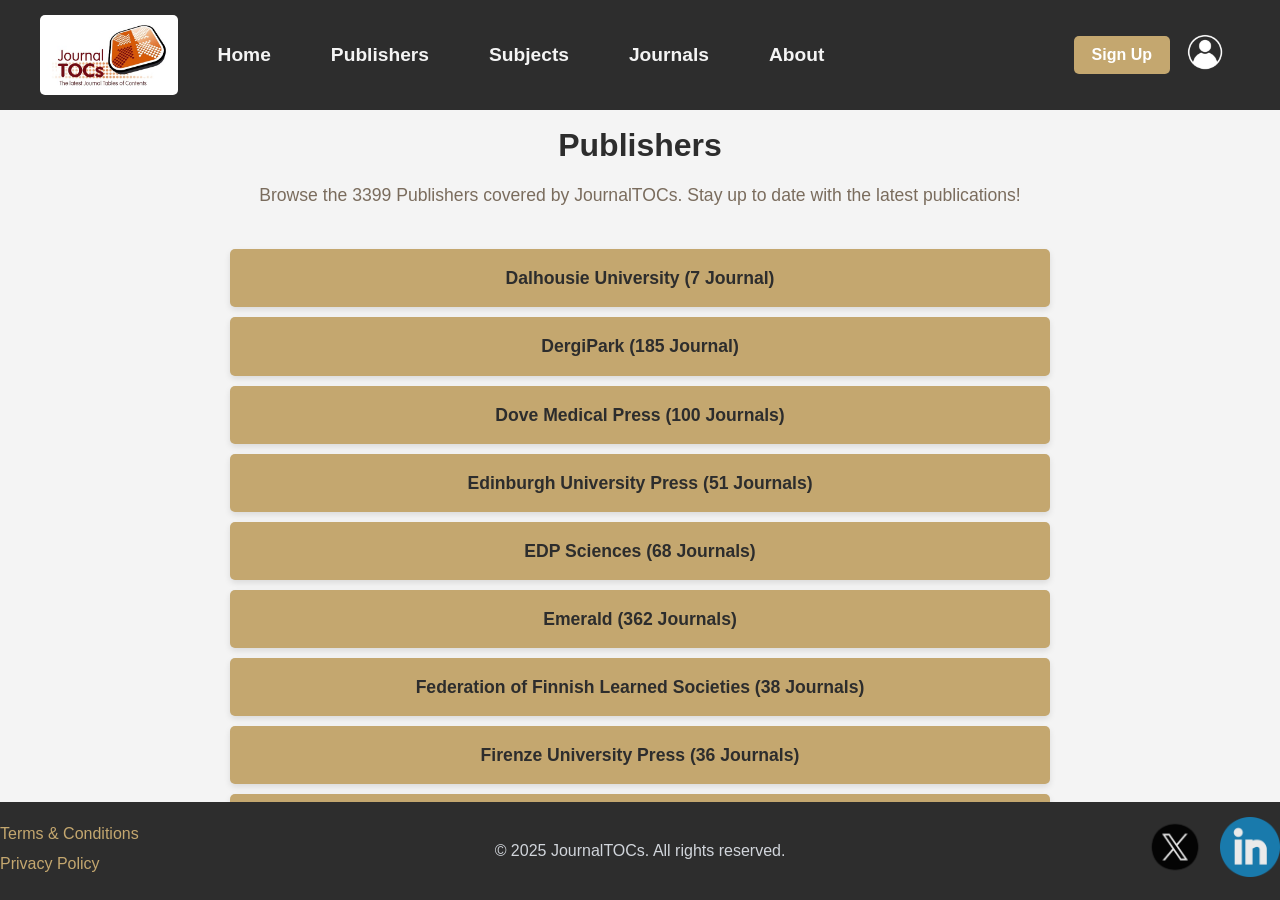
<file: Publishers_p2.html>
<!DOCTYPE html>
<html lang="en">
<head>
  <meta charset="UTF-8" />
  <title>Publishers</title>
  <script src="script.js" defer></script>

<!--START OF INTERNAL CSS-->
  <style>
* {
    margin: 0;
    padding: 0;
    box-sizing: border-box;
    font-family: 'Poppins', sans-serif;
}
html, body {
    height: 100%;
    margin: 0;
    padding: 0;
    display: flex;
    flex-direction: column; }
body {
    background-color: #F4F4F4; 
    color: #333333; 
    line-height: 1.6;
    height: 100vh;
    display: flex;
    flex-direction: column;
}

/* ====== Header (Same as Homepage) ====== */
header {
    background-color: #2D2D2D; 
    padding: 15px 40px;
    display: flex;
    justify-content: space-between;
    color: white;
    position: fixed;
    width: 100%;
    top: 0;
    z-index: 1000;
   
}
.container {
    display: flex;
    align-items: center;
    height: 100%;}

.nav-container {
    display: flex;
    align-items: center;
    flex-grow: 1;
}

.logo{
    height: 80px;  
    width: auto;
    object-fit: contain;
    background-color: white;
    padding: 3px;
    border-radius: 5px;
}

nav {
    margin-left: 20px;
}

nav ul {
    list-style: none;
    display: flex;
    gap: 20px;
    margin: 0;
    padding: 0;
}
nav ul li {
    margin: 0 20px;
}
nav ul li a {
    text-decoration: none;
    color: #F4F4F4;
    font-size: 1.2rem;
    font-weight: bold;
    transition: color 0.3s ease;
}

nav ul li a:hover {
    color: #C4A76F; 
}
/* ====== Authentication Buttons ====== */
.auth-buttons {
            display: flex;
            align-items: center;
            gap: 20px;
            margin-left: auto;
        }

        .signup-btn {
            padding: 10px 18px;
            font-size: 1rem;
            border-radius: 5px;
            text-decoration: none;
            font-weight: bold;
            transition: background 0.3s ease;
            display: flex;
            align-items: center;
            justify-content: center;
            background-color: #C4A76F; 
            color: white; 
            border: none;
            cursor: pointer;  
        }

        .signup-btn:hover {
            background-color: #7A6C5D; 
        }


/* Profile Icon */
.profile-icon img {
    width: 40px !important;
    height: 40px !important;
    object-fit: cover !important;
    max-height: 100% !important;
    margin: 15px !important;
    padding: 0 !important;
}
/* ====== Main Content (Scrollable) ====== */
.content {
    flex: 1;
    overflow-y: auto; 
    padding-top: 80px;
    padding-bottom: 80px;
    min-height: calc(100vh - 80px)
}

/* ====== Publishers Section ====== */
.publishers {
    text-align: center;
    margin: 40px auto;
    width: 80%;
}

.publishers h1, .publishers h2 {
    color: #2D2D2D; 
    font-size: 2rem;
    margin-bottom: 10px;
}

.publishers p {
    font-size: 1.1rem;
    color: #7a6c5d;;
}

/* ====== Publishers List ====== */
.publishers ul {
    list-style: none;
    padding: 0;
    margin: 20px auto;
    width: 80%;
}

.publishers ul li {
    background-color : #C4A76F;
    padding: 15px;
    margin: 10px 0;
    border-radius: 5px;
    box-shadow: 0 3px 6px rgba(0, 0, 0, 0.1);
    transition: transform 0.2s ease-in-out;
}

.publishers ul li:hover {
    transform: translateY(-3px);
}

.publishers ul li a {
    text-decoration: none;
    font-size: 1.1rem;
    color: #2D2D2D;
    font-weight: bold;
}

.publishers ul li a:hover {
    color: white; 
    text-decoration: underline;
}

/* ====== Pagination Navigation ====== */
.pages {
    text-align: center;
    margin: 20px 0;
}

.pages a {
    text-decoration: none;
    padding: 10px 15px;
    margin: 5px;
    color: white;
    background-color: #2D2D2D; 
    border-radius: 5px;
    display: inline-block;
    font-weight: bold;
}

.pages a:hover {
    background-color: #C4A76F; 
}

/* ====== Footer (Same as Homepage) ====== */
footer {
    background-color: #2D2D2D; 
    color: #D1D5DB; 
    padding: 15px 0;
    width: 100%; 
    position: fixed;
    bottom: 0;
    left: 0;
    font-size: 1rem;
    display: flex;
    justify-content: space-between;
    align-items: center;
    
}

/* Footer container layout */
.footer-container {
    display: flex;
    justify-content: space-between;
    align-items: center;
    max-width: 1300px; 
    margin: 0 auto;
    width: 100%;
}

/* Left-aligned Terms & Privacy */
.footer-left {
    text-align: left;
    display: flex;
    flex-direction: column;
}

/* Terms and Privacy Policy */
.footer-left a {
    color: #C4A76F; 
    text-decoration: none;
    font-size: 1rem;
    margin-bottom: 5px;
}

.footer-left a:hover {
    text-decoration: underline;
}

/* Centered Copyright */
.footer-center {
    text-align: center;
    flex-grow: 1; 
    font-size: 1.0rem;
    position: absolute;
    left: 50%;
    transform: translateX(-50%);
}

/* Right-aligned Social Media Icons */
.footer-right {
    margin-left: auto; 
    display: flex;
    justify-content: flex-end;
    align-items: center;
    gap: 15px;
}

/* Bigger Social Media Icons */
.footer-right a img {
    width: 60px;  
    height: 60px;
    opacity: 0.9;
    transition: opacity 0.3s ease;
}

.footer-right a img:hover {
    opacity: 1;
}

/* Responsive Design for Smaller Screens */
@media (max-width: 768px) {
    .footer-container {
        flex-direction: column;
        text-align: center;
    }

    .footer-left {
        align-items: center;
    }

    .footer-left a {
        margin-bottom: 3px;
    }

    .footer-center {
        order: -1; 
        position: static;
        transform: none;
        padding-bottom: 10px;
    }

    .footer-right {
        padding-top: 10px;
        justify-content: center; 
        margin-left: 0;
    }
}
  </style>
<!--END OF INTERNAL CSS-->

</head>

<body>

  <header class="header">
    <div class="container">
      <img src="logo.png" alt="JournalTOCs Logo" class="logo"> 
      
      <nav class="nav">
        <ul>
          <li><a href="index.html">Home</a></li>
          <li><a href="Publishers_p1.html">Publishers</a></li>
          <li><a href="Subjects_p1.html">Subjects</a></li>
          <li><a href="Journals_p1.html">Journals</a></li>
          <li><a href="about.html">About</a></li>
        </ul>

      </nav>
    </div>

    <div class="auth-buttons">
        <button class="signup-btn" onclick="window.location.href='signup.html'">Sign Up</button>
    </div>

    <div>
        <div class="profile-icon">
        <img src="profile-icon.png" alt="Profile" onclick="window.location.href='login.html'" style="cursor:pointer;">
    </div>

  </header>
  
  <div class="content">
  <main>
    <section class="publishers">
      <h1>Publishers</h1>
      <p>Browse the 3399 Publishers covered by JournalTOCs. Stay up to date with the latest publications!</p>
    </section>
    

    <section class="publishers">
      <ul>
        <li><a href="#">Dalhousie University (7 Journal)</a></li>
        <li><a href="#">DergiPark (185 Journal)</a></li>
        <li><a href="#">Dove Medical Press (100 Journals)</a></li>
        <li><a href="#">Edinburgh University Press (51 Journals)</a></li>
        <li><a href="#">EDP Sciences (68 Journals)</a></li>
        <li><a href="#">Emerald (362 Journals)</a></li>
        <li><a href="#">Federation of Finnish Learned Societies (38 Journals)</a></li>
        <li><a href="#">Firenze University Press (36 Journals)</a></li>
        <li><a href="#">Frontiers Media (96 Journals)</a></li>
        <li><a href="#">etc...</a></li>
      </ul>
   

      <nav class="pages">
        <a href="Publishers_p1.html">Page 1</a>
        <a href="Publishers_p2.html">Page 2</a>
        <a href="#">Page 3...</a>
      </nav>
    </section>


    <section class="top publishers">
        <h2>Top Publishers</h2>
        <p>Check out some of our most popular or frequently updated publishers:</p>
        <ul>
          <li><a href="#">Emerald</a></li>
          <li><a href="#">Cambridge University Press</a></li>
          <li><a href="#">Brill Academic Publishers</a></li>
          <li><a href="#">DergiPark</a></li>
          <li><a href="#">Dove Medical Press</a></li>
        </ul>
      </section>
  </main>
</div>
  
<footer>
  <div class="footer-container">
      <div class="footer-left">
          <a href="#">Terms & Conditions</a>
          <a href="#">Privacy Policy</a>
      </div>
     
      <div class="footer-right">
          <a href="#"><img src="twitter-icon.jpeg" alt="Twitter"></a> 
          <a href="#"><img src="linkedin-icon.png" alt="LinkedIn"></a> 
      </div>

      <div class="footer-center">
          <p>© 2025 JournalTOCs. All rights reserved.</p>
      </div>
  </div>
</footer>

</body>
</html>
</file>
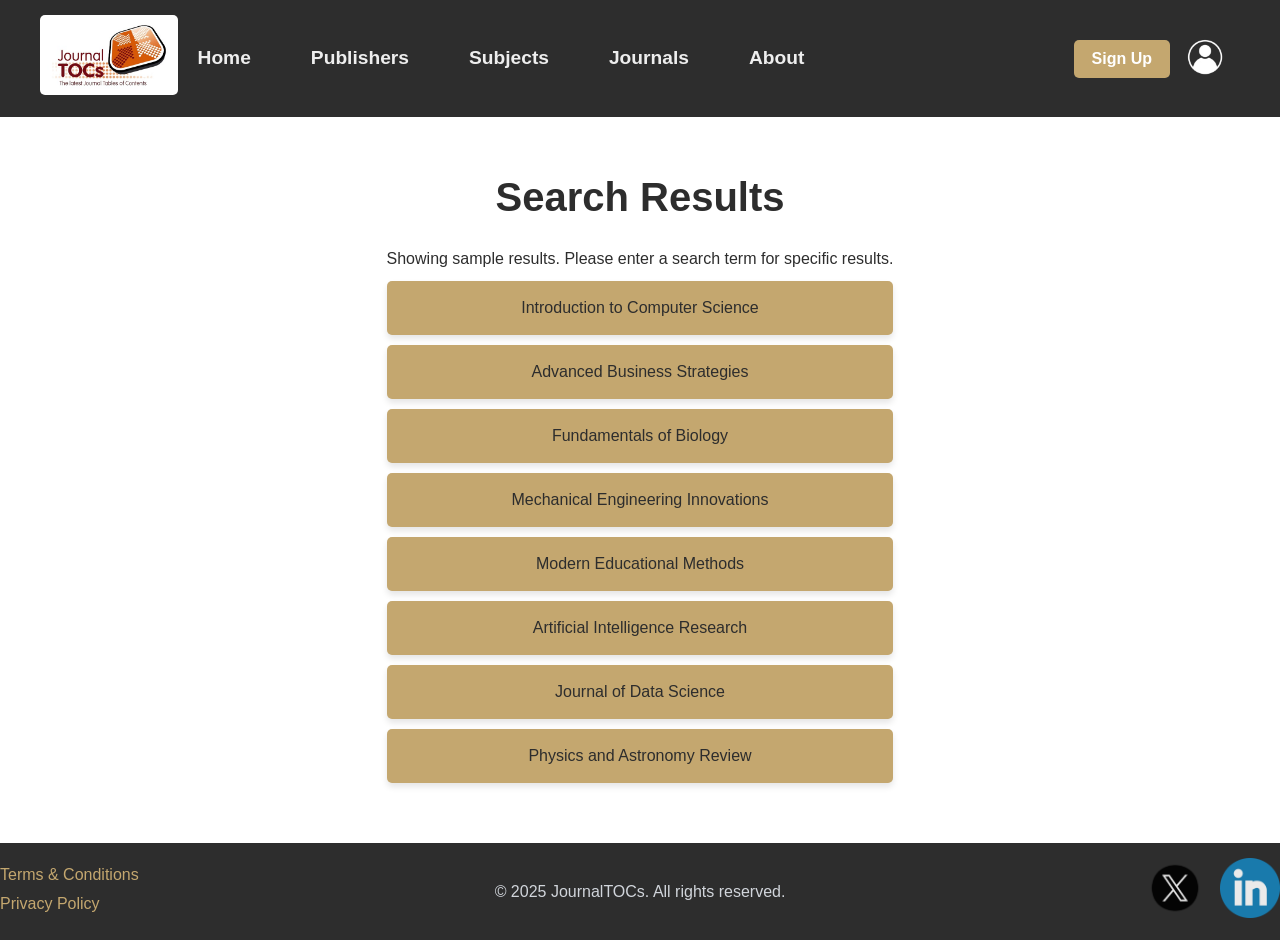
<file: search.html>
<!DOCTYPE html>
<html lang="en">
<head>
    <meta charset="UTF-8">
    <meta name="viewport" content="width=device-width, initial-scale=1.0">
    <title>Search Results - JournalTOCs</title>
    <script src="script.js" defer></script>

    <style>
    /* Global Styles */
    * {
        margin: 0;
        padding: 0;
        box-sizing: border-box;
        font-family: 'Poppins', sans-serif;
    }
    
    html, body {
    height: 100%;
    margin: 0;
    padding: 0;
    display: flex;
    flex-direction: column; }

    body {
        background-color: white;;
        color: #2D2D2D;
        line-height: 1.5;
        min-height: 100vh;
        display: flex;
        flex-direction: column;
    }

    /* ======= Header (Fixed & Styled) ======= */
    header {
        background-color: #2D2D2D;
        padding: 15px 40px;
        display: flex;
        justify-content: space-between;
        color: white;
        align-items: center;
        width: 100%;
        top: 0;
        z-index: 1000;
    }

    header .container {
    display: flex;
    justify-content: space-between;
    align-items: center;
    width: 100%;
    max-width: 1300px;
    margin: 0 auto;
}

    header .logo {
        height: 80px;
        width: auto;
        background-color: white;
        padding: 3px;
        border-radius: 5px;
    }
    .nav {
    flex-grow: 1;
    display: flex;
  
}
    nav ul {
        list-style: none;
        display: flex;
        gap: 20px;
    }

    nav ul li {
        margin: 0 20px;
    }

    nav ul li a {
        text-decoration: none;
        color: #eee;
        font-size: 1.2rem;
        font-weight: bold;
        transition: color 0.3s ease;
    }

    nav ul li a:hover {
        color: #C4A76F;
    }
/* ====== Authentication Buttons ====== */
.auth-buttons {
            display: flex;
            align-items: center;
            gap: 20px;
            margin-left: auto;
        }

        .signup-btn {
            padding: 10px 18px;
            font-size: 1rem;
            border-radius: 5px;
            text-decoration: none;
            font-weight: bold;
            transition: background 0.3s ease;
            display: flex;
            align-items: center;
            justify-content: center;
            background-color: #C4A76F; 
            color: white; 
            border: none;
            cursor: pointer;  
        }

        .signup-btn:hover {
            background-color: #7A6C5D; 
        }


/* Profile Icon */
.profile-icon img {
    width: 40px !important;
    height: 40px !important;
    object-fit: cover !important;
    max-height: 100% !important;
    margin: 15px !important;
    padding: 0 !important;
}
    /* ======= Main Content ======= */
    main {
        max-width: 800px;
        margin: 0 auto ;
        text-align: center;
        padding-top: 50px;
        padding-bottom: 50px;
    }

    main h1 {
    font-size: 2.5rem; 
    font-weight: bold;
    margin-bottom: 20px;
}
    
    #search-results {
        list-style: none;
        padding: 0;
    }

    #search-results li {
        background: #C4A76F;
        margin: 10px 0;
        padding: 15px;
        border-radius: 5px;
        box-shadow: 0px 4px 6px rgba(0, 0, 0, 0.1);
        transition: transform 0.3s ease, box-shadow 0.3s ease;
    }

    #search-results li:hover {
    transform: translateY(-5px);  
    box-shadow: 0px 6px 10px rgba(0, 0, 0, 0.2); 
    background: #7A6C5D; 
    cursor: pointer;
}

    /* ======= Footer (Consistent with Other Pages) ======= */
    footer {
    background-color: #2D2D2D; 
    color: #D1D5DB; 
    padding: 15px 0;
    width: 100%; 
    bottom: 0;
    left: 0;
    font-size: 1rem;
    display: flex;
    justify-content: space-between;
    align-items: center;  
}

.footer-container {
    display: flex;
    justify-content: space-between;
    align-items: center;
    max-width: 1300px; 
    margin: 0 auto;
    width: 100%;
}

/* Left-aligned Terms & Privacy */
.footer-left {
    text-align: left;
    display: flex;
    flex-direction: column;
}

/* Terms and Privacy Policy */
.footer-left a {
    color: #C4A76F; 
    text-decoration: none;
    font-size: 1rem;
    margin-bottom: 5px;
}

.footer-left a:hover {
    text-decoration: underline;
}

/* Centered Copyright */
.footer-center {
    text-align: center;
    flex-grow: 1; 
    font-size: 1.0rem;
    position: absolute;
    left: 50%;
    transform: translateX(-50%);
}

/* Right-aligned Social Media Icons */
.footer-right {
    margin-left: auto; 
    display: flex;
    justify-content: flex-end;
    align-items: center;
    gap: 15px;
}

/* Bigger Social Media Icons */
.footer-right a img {
    width: 60px;  
    height: 60px;
    opacity: 0.9;
    transition: opacity 0.3s ease;
}

.footer-right a img:hover {
    opacity: 1;
}

    /* Responsive Design */
    @media (max-width: 768px) {
        .footer-container {
            flex-direction: column;
            text-align: center;
        }
}

    </style>
    <!--END OF INTERNAL CSS-->
        
</head>
<body>
    <header>
        
        <div class="container">
            <a href="index.html"><img src="logo.png" alt="JournalTOCs Logo" class="logo"></a>

            <nav class="nav">
            <ul>
                <li><a href="index.html">Home</a></li>
                <li><a href="Publishers_p1.html">Publishers</a></li>
                <li><a href="Subjects_p1.html">Subjects</a></li>
                <li><a href="Journals_p1.html">Journals</a></li>
                <li><a href="about.html">About</a></li>
            </ul>
        </nav>

    <div class="auth-buttons">
        <button class="signup-btn" onclick="window.location.href='signup.html'">Sign Up</button>
    </div>
  
    <div>
        <div class="profile-icon">
        <img src="profile-icon.png" alt="Profile" onclick="window.location.href='login.html'" style="cursor:pointer;">
    </div>
</div>

    </header>

    <main>
        <h1>Search Results</h1>
        <ul id="search-results"></ul>
        
    </main>

    <footer>
        <div class="footer-container">
            <div class="footer-left">
                <a href="#">Terms & Conditions</a>
                <a href="#">Privacy Policy</a>
            </div>
           
            <div class="footer-right">
                <a href="#"><img src="twitter-icon.jpeg" alt="Twitter"></a> 
                <a href="#"><img src="linkedin-icon.png" alt="LinkedIn"></a> 
            </div>
      
            <div class="footer-center">
                <p>© 2025 JournalTOCs. All rights reserved.</p>
            </div>
        </div>
      </footer>

    <script>
            document.addEventListener("DOMContentLoaded", function () {
            // Get search query from URL
            const urlParams = new URLSearchParams(window.location.search);
            const query = urlParams.get("query") ? urlParams.get("query").toLowerCase() : "";
        
            // Dummy dataset to simulate search results
            const data = [
                "Introduction to Computer Science",
                "Advanced Business Strategies",
                "Fundamentals of Biology",
                "Mechanical Engineering Innovations",
                "Modern Educational Methods",
                "Artificial Intelligence Research",
                "Journal of Data Science",
                "Physics and Astronomy Review"
            ];
        
            const resultsContainer = document.getElementById("search-results");
            resultsContainer.innerHTML = "";
        
            // Display a message if no query is entered
            if (!query) {
                resultsContainer.innerHTML = "<p>Showing sample results. Please enter a search term for specific results.</p>";
            }
        
            // Filter and display matching results
            const filteredResults = data.filter(item => item.toLowerCase().includes(query));
        
            if (filteredResults.length > 0) {
                filteredResults.forEach(item => {
                    const li = document.createElement("li");
                    li.textContent = item;
                    resultsContainer.appendChild(li);
                });
            } else {
                resultsContainer.innerHTML += "<p>No results found for '" + query + "'. Showing sample results.</p>";
                data.slice(0, 5).forEach(item => {  // Show first 5 sample results
                    const li = document.createElement("li");
                    li.textContent = item;
                    resultsContainer.appendChild(li);
                });
            }
        });
    </script>     
</body>
</html>
</file>
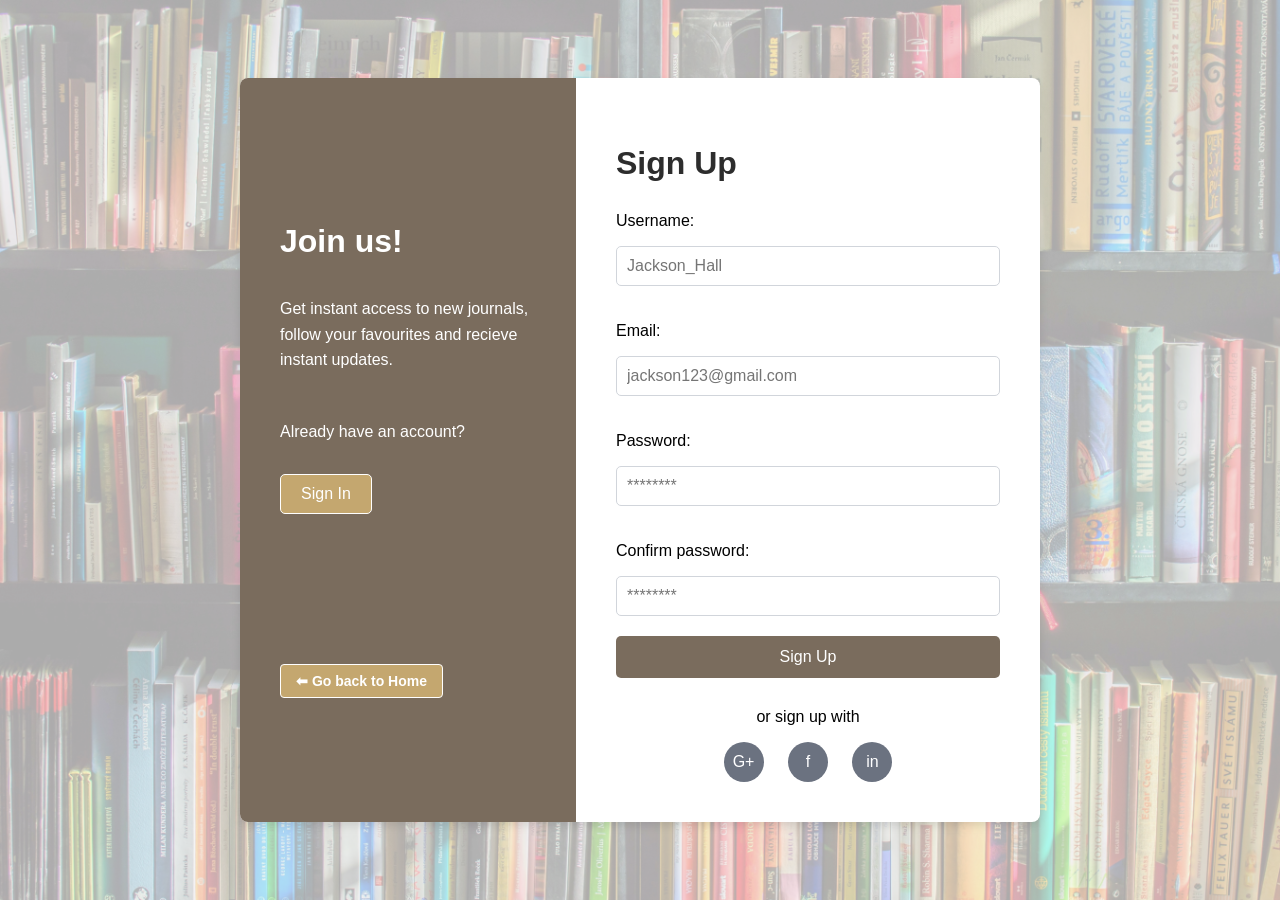
<file: signup.html>
<!DOCTYPE html>
<html>
<head>
  <meta charset="UTF-8">
  <meta name="viewport" content="width=device-width, initial-scale=1.0">
<title>Signup Page</title>
<script src="script.js" defer></script>

<!--START OF INTERNAL CSS-->
<style>
  body {
    font-family: sans-serif;
    margin: 0;
    padding: 0;
    background-color: #F4F4F4; /* Soft Warm Gray */
    display: flex;
    justify-content: center;
    align-items: center;
    min-height: 100vh;
    background-image: url('background-image.jpg'); /* Replace with your image path */
    background-size: cover;
    background-position: center;
  }

  body::before {
    content: "";
    position: fixed;
    top: 0;
    left: 0;
    width: 100%;
    height: 100%;
    background-color: rgba(244, 244, 244, 0.7); /* Reduced opacity for background image */
    z-index: -1;
  }

  .container {
    display: flex;
    width: 800px;
    background-color: white;
    box-shadow: 0 4px 8px rgba(0, 0, 0, 0.1);
    border-radius: 8px;
    overflow: hidden
  
  }

  .button-link {
    display: inline-block; /* Or block, depending on your layout */
    padding: 10px 20px;
    background-color: #C4A76F; /* Example button color */
    color: white;
    text-decoration: none;
    border: none;
    border-radius: 5px;
    cursor: pointer;
  }
  
  .button-link:hover {
    background-color: #6B7280; /* Slightly darker on hover */
  }

  .left-section {
    width: 40%;
    background-color: #7A6C5D; 
    color: white;
    padding: 40px;
    display: flex;
    flex-direction: column;
    justify-content: center;
    align-items: flex-start;
  }

  .left-section h1 {
    font-size: 2em;
    margin-bottom: 20px;
  }

  .left-section p {
    font-size: 1em;
    line-height: 1.6;
    margin-bottom: 30px;
  }

  .left-section a {
    color: white;
    text-decoration: none;
    border: 1px solid white;
    padding: 10px 20px;
    border-radius: 5px;
  }
  .go-back-home {
    text-align:end;
    margin-top: 150px; /* Spacing after the form */
}

.go-back-home a {
    display: inline-block;
    text-decoration: none;
    background-color: #C4A76F; /* Match your theme color */
    color: white;
    padding: 8px 15px;
    border-radius: 4px;
    font-size: 14px;
    font-weight: bold;
    transition: background 0.3s ease;
}

.go-back-home a:hover {
    background-color: #7A6C5D; /* Darker shade on hover */
}
  .right-section {
    width: 60%;
    padding: 40px;
  }

  .right-section h2 {
    font-size: 2em;
    margin-bottom: 30px;
    color: #2D2D2D; /* Charcoal */
  }

  .right-section input[type="text"],
  .right-section input[type="email"],
  .right-section input[type="password"] {
    width: calc(100% - 22px);
    padding: 10px;
    margin-bottom: 20px;
    border: 1px solid #D1D5DB; /* Light Gray */
    border-radius: 5px;
    font-size: 1em;
    color: #333333; /* Dark Gray */
  }

  .right-section button {
    width: 100%;
    padding: 12px;
    background-color: #7A6C5D;
    color: white;
    border: none;
    border-radius: 5px;
    font-size: 1em;
    cursor: pointer;
  }

  .right-section button:hover {
    background-color: #C4A76F; /* Slightly darker on hover */
  }

  .right-section .social-signup {
    margin-top: 30px;
    text-align: center;
  }

  .right-section .social-signup a {
    display: inline-block;
    margin: 0 10px;
    width: 40px;
    height: 40px;
    border-radius: 50%;
    background-color: #6B7280; /* Cool Gray */
    text-decoration: none;
    line-height: 40px;
    text-align: center;
    color: white;
  }

</style>
<!--END OF INTERNAL CSS-->
</head>

<body>
  <div class="container">
    <div class="left-section">
      <h1>Join us!</h1>
      <p>Get instant access to new journals, follow your favourites and recieve instant updates.</p>
      <p>Already have an account?</p>
      <a href="login.html" class="button-link">Sign In</a>
      <div class="go-back-home">
        <a href="index.html">⬅ Go back to Home</a>
      </div>
    </div>
    <!-- ===== Sign Up Form ===== -->
    <div class="right-section">

      <h2>Sign Up</h2>
      <p>Username: </p>
      <input type="text" placeholder="Jackson_Hall">

      <!-- Email Input -->
      <p>Email: </p>
      <input type="email" placeholder="jackson123@gmail.com">

      <!-- Password Input -->
      <p>Password: </p>
      <input type="password" placeholder="********">

      <p>Confirm password: </p>
      <input type="password" placeholder="********">

      <!-- Sign up Button -->
      <button>Sign Up</button>

      <div class="social-signup">
        <p>or sign up with</p>
        <a href="#">G+</a>
        <a href="#">f</a>
        <a href="#">in</a>
      </div>


    </div>

  </div>
  
</body>
</html>
</file>
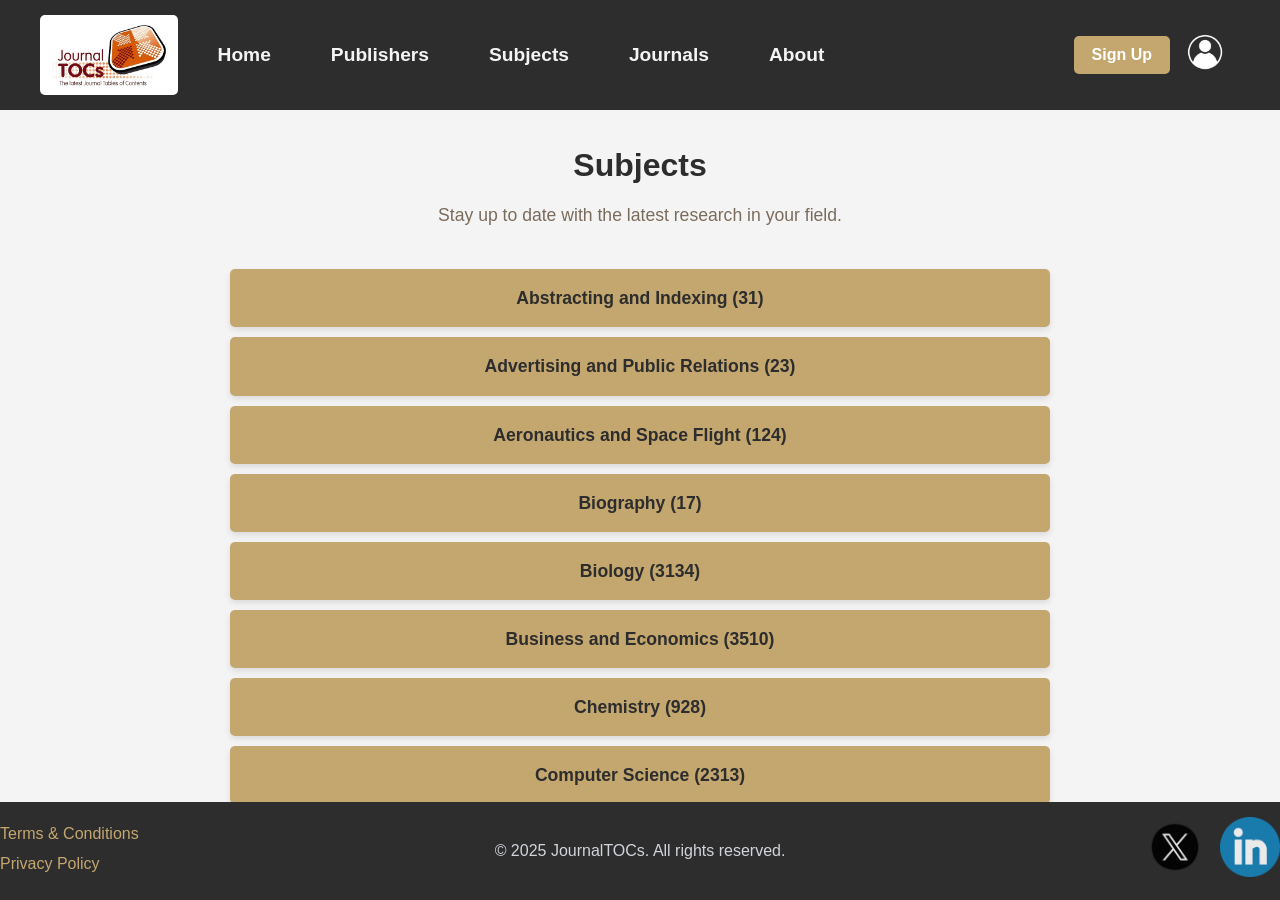
<file: Subjects_p1.html>
<!DOCTYPE html>
<html lang="en">
<head>
<meta charset="UTF-8" />
<title>Subjects</title>
<script src="script.js" defer></script>
<!--START OF INTERNAL CSS-->
<style>
  /* ====== Global Styles ====== */
* {
    margin: 0;
    padding: 0;
    box-sizing: border-box;
    font-family: 'Poppins', sans-serif;
}

html, body {
    height: 100%;
    margin: 0;
    padding: 0;
    display: flex;
    flex-direction: column;
}

body {
    background-color: #F4F4F4; 
    color: #333333; 
    line-height: 1.6;
    height: 100vh;
    display: flex;
    flex-direction: column;
}

/* ====== Header (Navigation) ====== */
header {
    background-color: #2D2D2D; 
    padding: 15px 40px;
    display: flex;
    justify-content: space-between;
    color: white;
    position: fixed;
    width: 100%;
    top: 0;
    z-index: 1000;
}

.container {
    display: flex;
    align-items: center;
    height: 100%;
}

.logo {
    height: 80px;
    width: auto;
    object-fit: contain;
    background-color: white;
    padding: 3px;
    border-radius: 5px;
}

nav {
    margin-left: 20px;
}

nav ul {
    list-style: none;
    display: flex;
    gap: 20px;
    margin: 0;
    padding: 0;
}

nav ul li {
    margin: 0 20px;
}

nav ul li a {
    text-decoration: none;
    color: #F4F4F4;
    font-size: 1.2rem;
    font-weight: bold;
    transition: color 0.3s ease;
}

nav ul li a:hover {
    color: #C4A76F; }

/* ====== Authentication Buttons ====== */
.auth-buttons {
            display: flex;
            align-items: center;
            gap: 20px;
            margin-left: auto;
        }

        .signup-btn {
            padding: 10px 18px;
            font-size: 1rem;
            border-radius: 5px;
            text-decoration: none;
            font-weight: bold;
            transition: background 0.3s ease;
            display: flex;
            align-items: center;
            justify-content: center;
            background-color: #C4A76F; 
            color: white; 
            border: none;
            cursor: pointer;  
        }

        .signup-btn:hover {
            background-color: #7A6C5D; 
        }


/* Profile Icon */
.profile-icon img {
    width: 40px !important;
    height: 40px !important;
    object-fit: cover !important;
    max-height: 100% !important;
    margin: 15px !important;
    padding: 0 !important;
}    
/* ====== Main Content (Scrollable) ====== */
.content {
    flex: 1;
    overflow-y: auto;
    padding-top: 100px;
    padding-bottom: 80px;
    min-height: calc(100vh - 80px);
}

/* ====== Subjects Section ====== */
.subjects {
    text-align: center;
    margin: 40px auto;
    width: 80%;
}

.subjects h1, .subjects h2 {
    color: #2D2D2D; 
    font-size: 2rem;
    margin-bottom: 10px;
}

.subjects p {
    font-size: 1.1rem;
    color: #7a6c5d;
}

/* ====== Subjects List ====== */
.subjects ul {
    list-style: none;
    padding: 0;
    margin: 20px auto;
    width: 80%;
}

.subjects ul li {
    background-color: #C4A76F; 
    padding: 15px;
    margin: 10px 0;
    border-radius: 5px;
    box-shadow: 0 3px 6px rgba(0, 0, 0, 0.1);
    transition: transform 0.2s ease-in-out;
}

.subjects ul li:hover {
    transform: translateY(-3px);
}

.subjects ul li a {
    text-decoration: none;
    font-size: 1.1rem;
    color: #2D2D2D;
    font-weight: bold;
}

.subjects ul li a:hover {
    color: white;
    text-decoration: underline;
}

/* ====== Pagination Navigation ====== */
.pages {
    text-align: center;
    margin: 20px 0;
}

.pages a {
    text-decoration: none;
    padding: 10px 15px;
    margin: 5px;
    color: white;
    background-color: #2D2D2D; 
    border-radius: 5px;
    display: inline-block;
    font-weight: bold;
}

.pages a:hover {
    background-color: #C4A76F; 
}


/* ====== Footer (Same as Homepage) ====== */
footer {
    background-color: #2D2D2D;
    color: #D1D5DB;
    padding: 15px 0;
    width: 100%;
    position: fixed;
    bottom: 0;
    left: 0;
    font-size: 1rem;
    display: flex;
    justify-content: space-between;
    align-items: center;
}

/* Footer container layout */
.footer-container {
    display: flex;
    justify-content: space-between;
    align-items: center;
    max-width: 1300px;
    margin: 0 auto;
    width: 100%;
}

/* Left-aligned Terms & Privacy */
.footer-left {
    text-align: left;
    display: flex;
    flex-direction: column;
}

.footer-left a {
    color: #C4A76F;
    text-decoration: none;
    font-size: 1rem;
    margin-bottom: 5px;
}

.footer-left a:hover {
    text-decoration: underline;
}

/* Centered Copyright */
.footer-center {
    text-align: center;
    flex-grow: 1;
    font-size: 1rem;
    position: absolute;
    left: 50%;
    transform: translateX(-50%);
}

/* Right-aligned Social Media Icons */
.footer-right {
    margin-left: auto;
    display: flex;
    justify-content: flex-end;
    align-items: center;
    gap: 15px;
}

/* Social Media Icons */
.footer-right a img {
    width: 60px;
    height: 60px;
    opacity: 0.9;
    transition: opacity 0.3s ease;
}

.footer-right a img:hover {
    opacity: 1;
}

/* ====== Responsive Design for Smaller Screens ====== */
@media (max-width: 768px) {
    .footer-container {
        flex-direction: column;
        text-align: center;
    }

    .footer-left {
        align-items: center;
    }

    .footer-left a {
        margin-bottom: 3px;
    }

    .footer-center {
        order: -1;
        position: static;
        transform: none;
        padding-bottom: 10px;
    }

    .footer-right {
        padding-top: 10px;
        justify-content: center;
        margin-left: 0;
    }
}
</style>
<!--END OF INTERNAL CSS-->

</head>

<body>

  <header class="header">
    <div class="container">
      
      <img src="logo.png" alt="JournalTOCs Logo" class="logo"> 

      <nav class="nav">
        <ul>
          <li><a href="index.html">Home</a></li>
          <li><a href="Publishers_p1.html">Publishers</a></li>
          <li><a href="Subjects_p1.html">Subjects</a></li>
          <li><a href="Journals_p1.html">Journals</a></li>
          <li><a href="about.html">About</a></li>
        </ul>
      </nav>
    </div>

    <div class="auth-buttons">
        <button class="signup-btn" onclick="window.location.href='signup.html'">Sign Up</button>
    </div>

    <div>
        <div class="profile-icon">
        <img src="profile-icon.png" alt="Profile" onclick="window.location.href='login.html'" style="cursor:pointer;">
    </div>

  </header>

  <div class="content">

  <main>
    <section class="subjects">
      <h1>Subjects</h1>
      <p>Stay up to date with the latest research in your field.</p>
    </section>
    
    <section class="subjects">
      <ul>
        <li><a href="#">Abstracting and Indexing (31)</a></li>
        <li><a href="#">Advertising and Public Relations (23)</a></li>
        <li><a href="#">Aeronautics and Space Flight (124)</a></li>
        <li><a href="#">Biography (17)</a></li>
        <li><a href="#">Biology (3134)</a></li>
        <li><a href="#">Business and Economics (3510)</a></li>
        <li><a href="#">Chemistry (928)</a></li>
        <li><a href="#">Computer Science (2313)</a></li>
        <li><a href="#">Conservation (128)</a></li>
        <br>
      </ul>
   
      <nav class="pages">
        <a href="Subjects_p1.html">Page 1</a> 
        <a href="Subjects_p2.html">Page 2</a> 
        <a href="#">Page 3...</a>
      </nav>
    </section>

    <section class="top subjects">
        <h2>Top Subjects</h2>
        <p>Check out some of our most popular categories:</p>
        <ul>
          <li><a href="#">Computer Science</a></li>
          <li><a href="#">Business and Economics</a></li>
          <li><a href="#">Biology</a></li>
          <li><a href="#">Engineering</a></li>
          <li><a href="#">Education</a></li>
        </ul>
      </section>
  </main>

</div>
  
<footer>
  <div class="footer-container">
      <div class="footer-left">
          <a href="#">Terms & Conditions</a>
          <a href="#">Privacy Policy</a>
      </div>
     
      <div class="footer-right">
          <a href="#"><img src="twitter-icon.jpeg" alt="Twitter"></a> 
          <a href="#"><img src="linkedin-icon.png" alt="LinkedIn"></a> 
      </div>

      <div class="footer-center">
          <p>© 2025 JournalTOCs. All rights reserved.</p>
      </div>
  </div>
</footer>
</body>
</html>
</file>
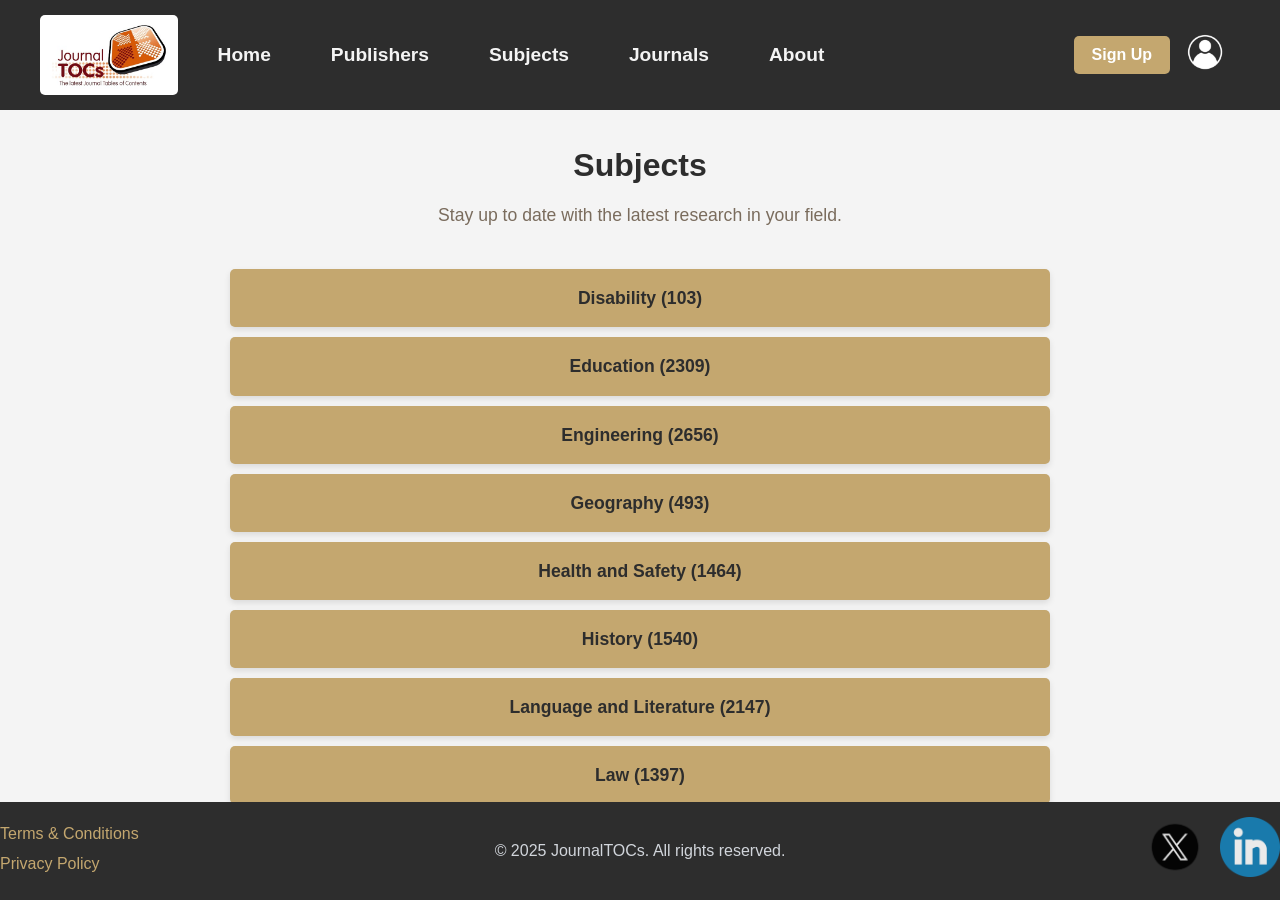
<file: Subjects_p2.html>
<!DOCTYPE html>
<html lang="en">
<head>
<meta charset="UTF-8" />
<title>Subjects</title>
<script src="script.js" defer></script>
<!--START OF INTERNAL CSS-->
<style>
  /* ====== Global Styles ====== */
* {
    margin: 0;
    padding: 0;
    box-sizing: border-box;
    font-family: 'Poppins', sans-serif;
}

html, body {
    height: 100%;
    margin: 0;
    padding: 0;
    display: flex;
    flex-direction: column;
}

body {
    background-color: #F4F4F4; 
    color: #333333; 
    line-height: 1.6;
    height: 100vh;
    display: flex;
    flex-direction: column;
}

/* ====== Header (Navigation) ====== */
header {
    background-color: #2D2D2D; 
    padding: 15px 40px;
    display: flex;
    justify-content: space-between;
    color: white;
    position: fixed;
    width: 100%;
    top: 0;
    z-index: 1000;
}

.container {
    display: flex;
    align-items: center;
    height: 100%;
}

.logo {
    height: 80px;
    width: auto;
    object-fit: contain;
    background-color: white;
    padding: 3px;
    border-radius: 5px;
}

nav {
    margin-left: 20px;
}

nav ul {
    list-style: none;
    display: flex;
    gap: 20px;
    margin: 0;
    padding: 0;
}

nav ul li {
    margin: 0 20px;
}

nav ul li a {
    text-decoration: none;
    color: #F4F4F4;
    font-size: 1.2rem;
    font-weight: bold;
    transition: color 0.3s ease;
}

nav ul li a:hover {
    color: #C4A76F; }

/* ====== Main Content (Scrollable) ====== */
.content {
    flex: 1;
    overflow-y: auto;
    padding-top: 100px;
    padding-bottom: 80px;
    min-height: calc(100vh - 80px);
}

/* ====== Subjects Section ====== */
.subjects {
    text-align: center;
    margin: 40px auto;
    width: 80%;
}

.subjects h1, .subjects h2 {
    color: #2D2D2D; 
    font-size: 2rem;
    margin-bottom: 10px;
}

.subjects p {
    font-size: 1.1rem;
    color: #7a6c5d;
}

/* ====== Subjects List ====== */
.subjects ul {
    list-style: none;
    padding: 0;
    margin: 20px auto;
    width: 80%;
}

.subjects ul li {
    background-color: #C4A76F; 
    padding: 15px;
    margin: 10px 0;
    border-radius: 5px;
    box-shadow: 0 3px 6px rgba(0, 0, 0, 0.1);
    transition: transform 0.2s ease-in-out;
}

.subjects ul li:hover {
    transform: translateY(-3px);
}

.subjects ul li a {
    text-decoration: none;
    font-size: 1.1rem;
    color: #2D2D2D;
    font-weight: bold;
}

.subjects ul li a:hover {
    color: white;
    text-decoration: underline;
}

/* ====== Pagination Navigation ====== */
.pages {
    text-align: center;
    margin: 20px 0;
}

.pages a {
    text-decoration: none;
    padding: 10px 15px;
    margin: 5px;
    color: white;
    background-color: #2D2D2D; 
    border-radius: 5px;
    display: inline-block;
    font-weight: bold;
}

.pages a:hover {
    background-color: #C4A76F; 
}

/* ====== Authentication Buttons ====== */
.auth-buttons {
            display: flex;
            align-items: center;
            gap: 20px;
            margin-left: auto;
        }

        .signup-btn {
            padding: 10px 18px;
            font-size: 1rem;
            border-radius: 5px;
            text-decoration: none;
            font-weight: bold;
            transition: background 0.3s ease;
            display: flex;
            align-items: center;
            justify-content: center;
            background-color: #C4A76F; 
            color: white; 
            border: none;
            cursor: pointer;  
        }

        .signup-btn:hover {
            background-color: #7A6C5D; 
        }


/* Profile Icon */
.profile-icon img {
    width: 40px !important;
    height: 40px !important;
    object-fit: cover !important;
    max-height: 100% !important;
    margin: 15px !important;
    padding: 0 !important;
}
/* ====== Footer (Same as Homepage) ====== */
footer {
    background-color: #2D2D2D;
    color: #D1D5DB;
    padding: 15px 0;
    width: 100%;
    position: fixed;
    bottom: 0;
    left: 0;
    font-size: 1rem;
    display: flex;
    justify-content: space-between;
    align-items: center;
}

/* Footer container layout */
.footer-container {
    display: flex;
    justify-content: space-between;
    align-items: center;
    max-width: 1300px;
    margin: 0 auto;
    width: 100%;
}

/* Left-aligned Terms & Privacy */
.footer-left {
    text-align: left;
    display: flex;
    flex-direction: column;
}

.footer-left a {
    color: #C4A76F;
    text-decoration: none;
    font-size: 1rem;
    margin-bottom: 5px;
}

.footer-left a:hover {
    text-decoration: underline;
}

/* Centered Copyright */
.footer-center {
    text-align: center;
    flex-grow: 1;
    font-size: 1rem;
    position: absolute;
    left: 50%;
    transform: translateX(-50%);
}

/* Right-aligned Social Media Icons */
.footer-right {
    margin-left: auto;
    display: flex;
    justify-content: flex-end;
    align-items: center;
    gap: 15px;
}

/* Social Media Icons */
.footer-right a img {
    width: 60px;
    height: 60px;
    opacity: 0.9;
    transition: opacity 0.3s ease;
}

.footer-right a img:hover {
    opacity: 1;
}

/* ====== Responsive Design for Smaller Screens ====== */
@media (max-width: 768px) {
    .footer-container {
        flex-direction: column;
        text-align: center;
    }

    .footer-left {
        align-items: center;
    }

    .footer-left a {
        margin-bottom: 3px;
    }

    .footer-center {
        order: -1;
        position: static;
        transform: none;
        padding-bottom: 10px;
    }

    .footer-right {
        padding-top: 10px;
        justify-content: center;
        margin-left: 0;
    }
}
</style>
<!--END OF INTERNAL CSS-->

</head>

<body>

  <header class="header">
    <div class="container">

      <img src="logo.png" alt="JournalTOCs Logo" class="logo"> 

      <nav class="navbar">
        <ul>
          <li><a href="index.html">Home</a></li>
          <li><a href="Publishers_p1.html">Publishers</a></li>
          <li><a href="Subjects_p1.html">Subjects</a></li>
          <li><a href="Journals_p1.html">Journals</a></li>
          <li><a href="about.html">About</a></li>
        </ul>
      </nav>
    </div>

    <div class="auth-buttons">
        <button class="signup-btn" onclick="window.location.href='signup.html'">Sign Up</button>
    </div>

    <div>
        <div class="profile-icon">
        <img src="profile-icon.png" alt="Profile" onclick="window.location.href='login.html'" style="cursor:pointer;">
    </div>
    
  </header>
  
  <div class="content">

  <main>
    <section class="subjects">
      <h1>Subjects</h1>
      <p>Stay up to date with the latest research in your field.</p>
    </section>
    
    <section class="subjects">
      <ul>
        <li><a href="#">Disability (103)</a></li>
        <li><a href="#">Education (2309)</a></li>
        <li><a href="#">Engineering (2656)</a></li>
        <li><a href="#">Geography (493)</a></li>
        <li><a href="#">Health and Safety (1464)</a></li>
        <li><a href="#">History (1540)</a></li>
        <li><a href="#">Language and Literature (2147)</a></li>
        <li><a href="#">Law (1397)</a></li>
        <li><a href="#">Mathmatics (1013)</a></li>
        <li><a href="#">etc....</a></li>
        <br>
      </ul>
    
    <nav class="pages">
      <a href="Subjects_p1.html">Page 1</a> 
      <a href="Subjects_p2.html">Page 2</a> 
      <a href="#">Page 3...</a>
    </nav>

  </section>
    <section class="top subjects">
      <h2>Top Subjects</h2>
      <p>Check out some of our most popular categories:</p>
      <ul>
        <li><a href="#">Computer Science</a></li>
        <li><a href="#">Business and Economics</a></li>
        <li><a href="#">Biology</a></li>
        <li><a href="#">Engineering</a></li>
        <li><a href="#">Education</a></li>
      </ul>
    </section>
  </main>

</div>

<footer>
  <div class="footer-container">
      <div class="footer-left">
          <a href="#">Terms & Conditions</a>
          <a href="#">Privacy Policy</a>
      </div>
     
      <div class="footer-right">
          <a href="#"><img src="twitter-icon.jpeg" alt="Twitter"></a> 
          <a href="#"><img src="linkedin-icon.png" alt="LinkedIn"></a> 
      </div>

      <div class="footer-center">
          <p>© 2025 JournalTOCs. All rights reserved.</p>
      </div>
  </div>
</footer>
</body>
</html>
</file>
<file: style.css>
/* ====== Global Styles ====== */
* {
    margin: 0;
    padding: 0;
    box-sizing: border-box;
    font-family: 'Poppins', sans-serif;
}

body {
    background-color: #F4F4F4; /* Soft Warm Gray */
    color: #333333; 
    line-height: 1.6;
    height: 100vh;
    display: flex;
    flex-direction: column;
    overflow: hidden; 
}

/* ====== Header ====== */
header {
            background-color: #2D2D2D; 
            padding: 15px 40px;
            display: flex;
            justify-content: space-between;
            align-items: center;
            color: white;
            position: fixed;
            width: 100%;
            top: 0;
            z-index: 1000;
            overflow: hidden; 
        }
        

        .nav-container {
            display: flex;
            align-items: center;
            flex-grow: 1;
        }

        .nav-container img {
            height: 80px;
            width: auto;
            object-fit: contain;
            background-color: white;
            padding: 5px;
            border-radius: 5px;
        }

        nav {
            margin-left: 20px;
        }

        nav ul {
            list-style: none;
            display: flex;
            gap: 20px;
            margin: 0;
            padding: 0;
        }

        nav ul li {
            margin: 0 20px;
        }

        nav ul li a {
            text-decoration: none;
            color: #F4F4F4; 
            font-size: 1.2rem; 
            font-weight: bold;
            transition: color 0.3s ease;
        }

        nav ul li a:hover{
            color: #C4A76F; 
        }

        @media (max-width: 768px) {
            nav ul li a {
                font-size: 1rem;
            } }

        /* ====== Authentication Buttons ====== */
        .auth-buttons {
            display: flex;
            align-items: center;
            gap: 20px;
            margin-left: auto;
        }

        .signup-btn {
            padding: 10px 18px;
            font-size: 1rem;
            border-radius: 5px;
            text-decoration: none;
            font-weight: bold;
            transition: background 0.3s ease;
            display: flex;
            align-items: center;
            justify-content: center;
            background-color: #C4A76F; 
            color: white; 
            border: none;
            cursor: pointer;  
        }

        .signup-btn:hover {
            background-color: #7A6C5D; 
        }


/* Profile Icon */
.profile-icon img {
    width: 40px !important;
    height: 40px !important;
    object-fit: cover !important;
    max-height: 100% !important;
    margin: 15px !important;
    padding: 0 !important;
}

/* ====== Main Content (Scrollable) ====== */
.content {
    flex: 1;
    overflow-y: auto; 
    padding-top: 100px; 
}

/* ====== Hero Section (Full Page) ====== */
.hero {
    background: url('libraryimage2.jpg') center/cover no-repeat;
    position: relative;
    color: white;
    text-align: center;
    min-height: 100vh; 
    display: flex;
    justify-content: center;
    align-items: center;
    padding: 20px;
}

.hero::before {
    content: "";
    position: absolute;
    top: 0;
    left: 0;
    width: 100%;
    height: 100%;
    background: rgba(30, 30, 30, 0.7); 
}

.hero-content {
    position: relative;
    max-width: 600px;
    margin: auto;
    text-shadow: 2px 2px 5px rgba(0, 0, 0, 0.7);
    opacity: 0;
    transform: translateY(40px);
    animation: fadeInUp 1.5s ease-in-out forwards;
}

@keyframes fadeInUp {
    from {
        opacity: 0;
        transform: translateY(40px);
    }
    to {
        opacity: 1;
        transform: translateY(0);
    }
}

.hero h1 {
    font-size: 3rem;
    margin-bottom: 10px;
}

.hero p {
    font-size: 1.3rem;
    margin-bottom: 20px;
}

/* ====== Search Box ====== */
.search-box {
    display: flex;
    justify-content: center;
    margin-top: 15px;
}

.search-box input {
    width: 60%;
    padding: 12px;
    border: 1px solid #D1D5DB; 
    border-radius: 5px 0 0 5px;
    font-size: 1rem;
}

.search-btn {
    background-color: #C4A76F; 
    color: white;
    border: none;
    padding: 12px 20px;
    border-radius: 0 5px 5px 0;
    cursor: pointer;
    transition: background 0.3s ease;
}

.search-btn:hover {
    background-color: #7A6C5D; 
}

/* ====== Footer (Full Width & Structured Layout) ====== */
footer {
    background-color: #2D2D2D; 
    color: #D1D5DB; 
    padding: 15px 0;
    width: 100%; 
    position: fixed;
    bottom: 0;
    left: 0;
    font-size: 1rem;
    display: flex;
    justify-content: space-between;
    align-items: center;
    
}

/* Footer container layout */
.footer-container {
    display: flex;
    justify-content: space-between;
    align-items: center;
    max-width: 1300px; 
    margin: 0 auto;
    width: 100%;
}

/* Left-aligned Terms & Privacy */
.footer-left {
    text-align: left;
    display: flex;
    flex-direction: column;
}

/* Terms and Privacy Policy */
.footer-left a {
    color: #C4A76F; 
    text-decoration: none;
    font-size: 1rem;
    margin-bottom: 5px;
}

.footer-left a:hover {
    text-decoration: underline;
}

/* Centered Copyright */
.footer-center {
    text-align: center;
    flex-grow: 1; 
    font-size: 1.0rem;
    position: absolute;
    left: 50%;
    transform: translateX(-50%);
}

/* Right-aligned Social Media Icons */
.footer-right {
    margin-left: auto; 
    display: flex;
    justify-content: flex-end;
    align-items: center;
    gap: 15px;
}

/* Bigger Social Media Icons */
.footer-right a img {
    width: 60px;  
    height: 60px;
    opacity: 0.9;
    transition: opacity 0.3s ease;
}

.footer-right a img:hover {
    opacity: 1;
}

/* Responsive Design for Smaller Screens */
@media (max-width: 768px) {
    .footer-container {
        flex-direction: column;
        text-align: center;
    }

    .footer-left {
        align-items: center;
    }

    .footer-left a {
        margin-bottom: 3px;
    }

    .footer-center {
        order: -1; 
        position: static;
        transform: none;
        padding-bottom: 10px;
    }

    .footer-right {
        padding-top: 10px;
        justify-content: center; 
        margin-left: 0;
    }
}
</file>
